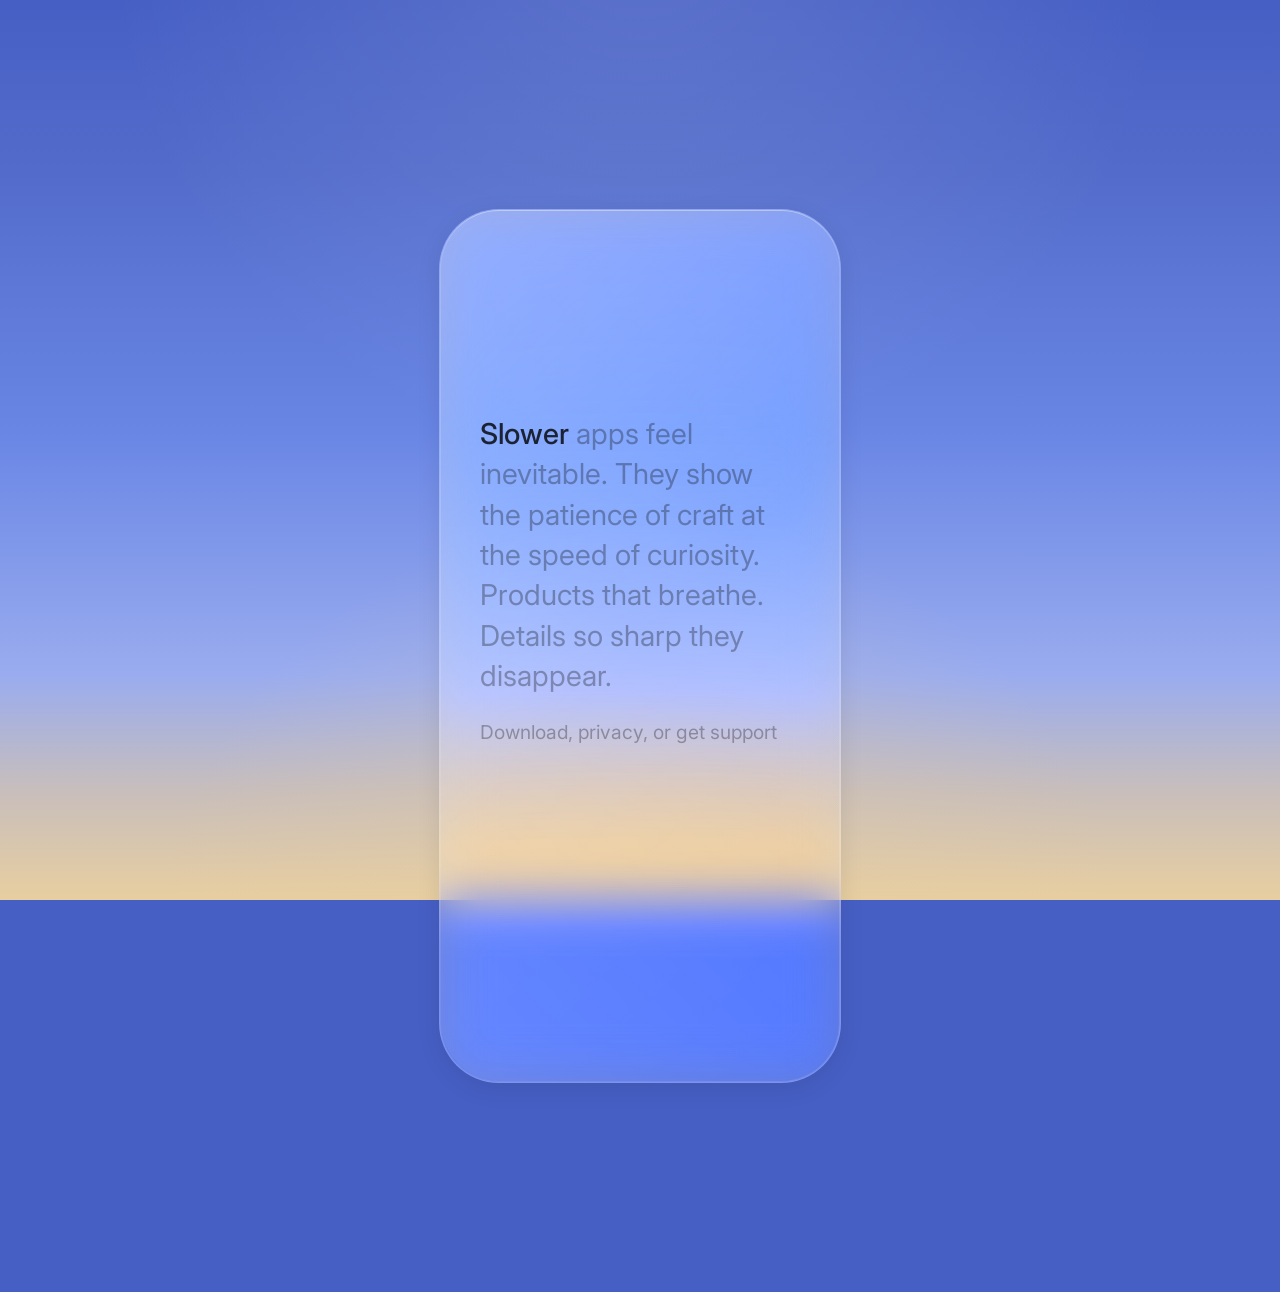
<file: index.html>
<!DOCTYPE html>
<html lang="en">
<head>
    <meta charset="UTF-8">
    <meta name="viewport" content="width=device-width, initial-scale=1.0, viewport-fit=cover">
    <meta name="color-scheme" content="light">
    <meta name="apple-mobile-web-app-status-bar-style" content="default">
    <meta name="apple-mobile-web-app-capable" content="yes">
    <!-- SSL certificate refresh trigger -->
    <title>Slower apps feel inevitable.</title>
    <link rel="stylesheet" href="styles.css">
    <link rel="preconnect" href="https://fonts.googleapis.com">
    <link rel="preconnect" href="https://fonts.gstatic.com" crossorigin>
    <link href="https://fonts.googleapis.com/css2?family=Inter:wght@300;400;500;600&amp;display=swap" rel="stylesheet">
</head>
<body>
    <div class="toolbar-underlay" aria-hidden="true"></div>
    <div class="container">
        <div class="content">
            <p>
                <span class="name">Slower</span> apps feel inevitable. They show the patience of craft at the speed of curiosity. Products that breathe. Details so sharp they disappear.
            </p>
            <p class="small">
                <a href="/yearly/ios/" class="contact-link">Download</a>, <a href="/privacy/yearly/" class="contact-link">privacy</a>, or <a href="mailto:david@slower.uk" class="contact-link">get support</a>
            </p>
        </div>
    </div>
</body>
</html>
</file>
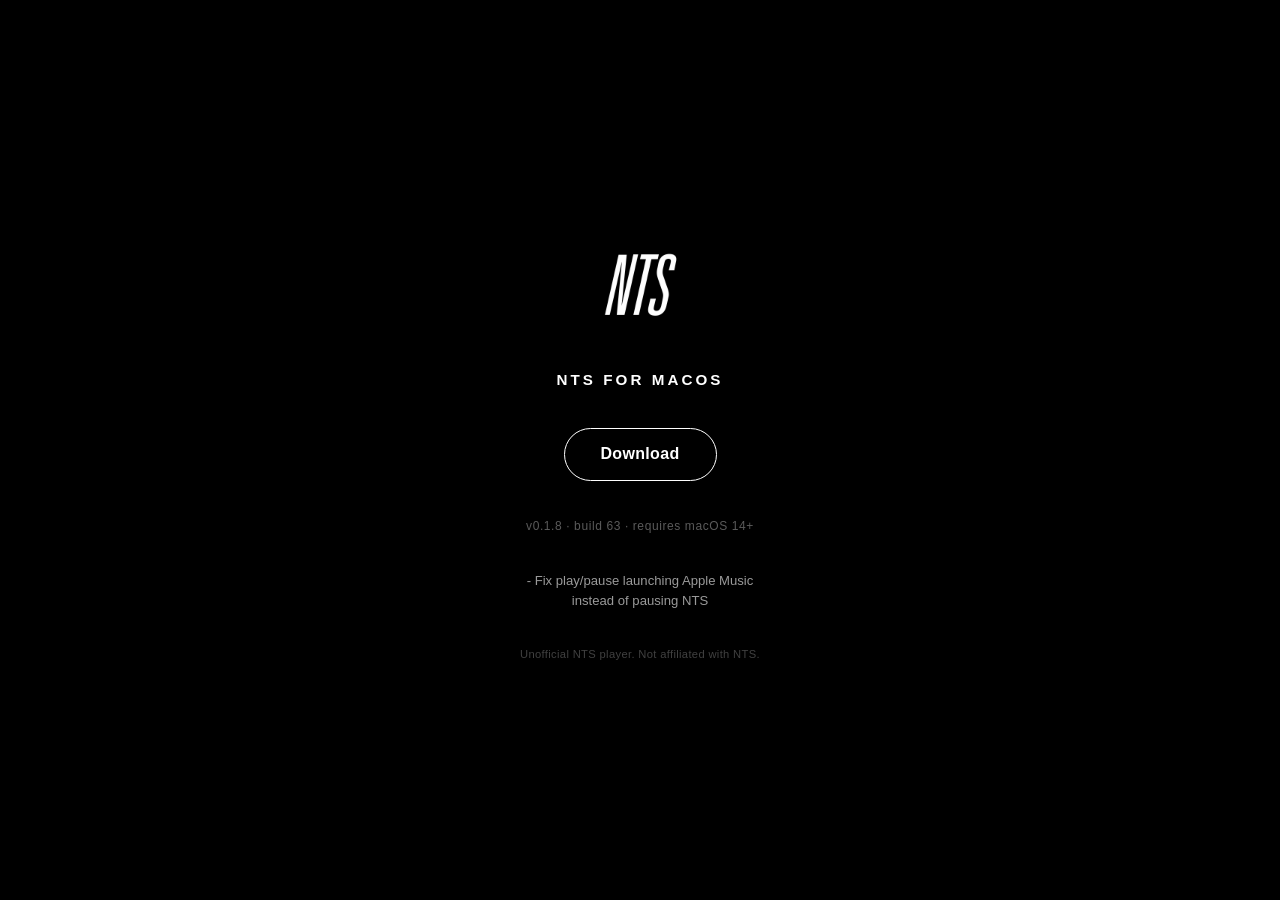
<file: nts/index.html>
<!DOCTYPE html>
<html lang="en">
<head>
  <meta charset="UTF-8">
  <meta name="viewport" content="width=device-width, initial-scale=1">
  <meta name="color-scheme" content="dark">
  <meta name="description" content="NTS — a native macOS player for NTS Live.">
  <title>NTS for macOS</title>
  <style>
    * { margin: 0; padding: 0; box-sizing: border-box; }
    html, body { height: 100%; }
    body {
      background: #000; color: #fff;
      font: 400 16px/1.5 -apple-system, BlinkMacSystemFont, "Helvetica Neue", Arial, sans-serif;
      -webkit-font-smoothing: antialiased;
      display: flex; flex-direction: column; align-items: center; justify-content: center;
      min-height: 100svh; gap: 2.25rem; padding: 2rem; text-align: center;
    }
    .logo { width: 96px; height: 96px; }
    h1 { font-size: .95rem; font-weight: 600; letter-spacing: .2em; text-transform: uppercase; }
    .download {
      display: inline-block; padding: .85rem 2.25rem; border: 1px solid #fff; border-radius: 999px;
      color: #fff; text-decoration: none; font-weight: 600; letter-spacing: .02em;
      transition: background .15s ease, color .15s ease;
    }
    .download:hover { background: #fff; color: #000; }
    .meta { color: #5a5a5a; font-size: .75rem; letter-spacing: .05em; }
    .notes { color: #9a9a9a; font-size: .82rem; max-width: 34ch; white-space: pre-line; }
    footer { color: #404040; font-size: .7rem; letter-spacing: .03em; }
  </style>
</head>
<body>
  <img class="logo" src="logo.png" alt="NTS">
  <h1>NTS for macOS</h1>
  <a class="download" href="NTS-0.1.8-build63.dmg" download>Download</a>
  <p class="meta">v0.1.8 · build 63 · requires macOS 14+</p>
  <p class="notes">- Fix play/pause launching Apple Music instead of pausing NTS</p>
  <footer>Unofficial NTS player. Not affiliated with NTS.</footer>
</body>
</html>
</file>
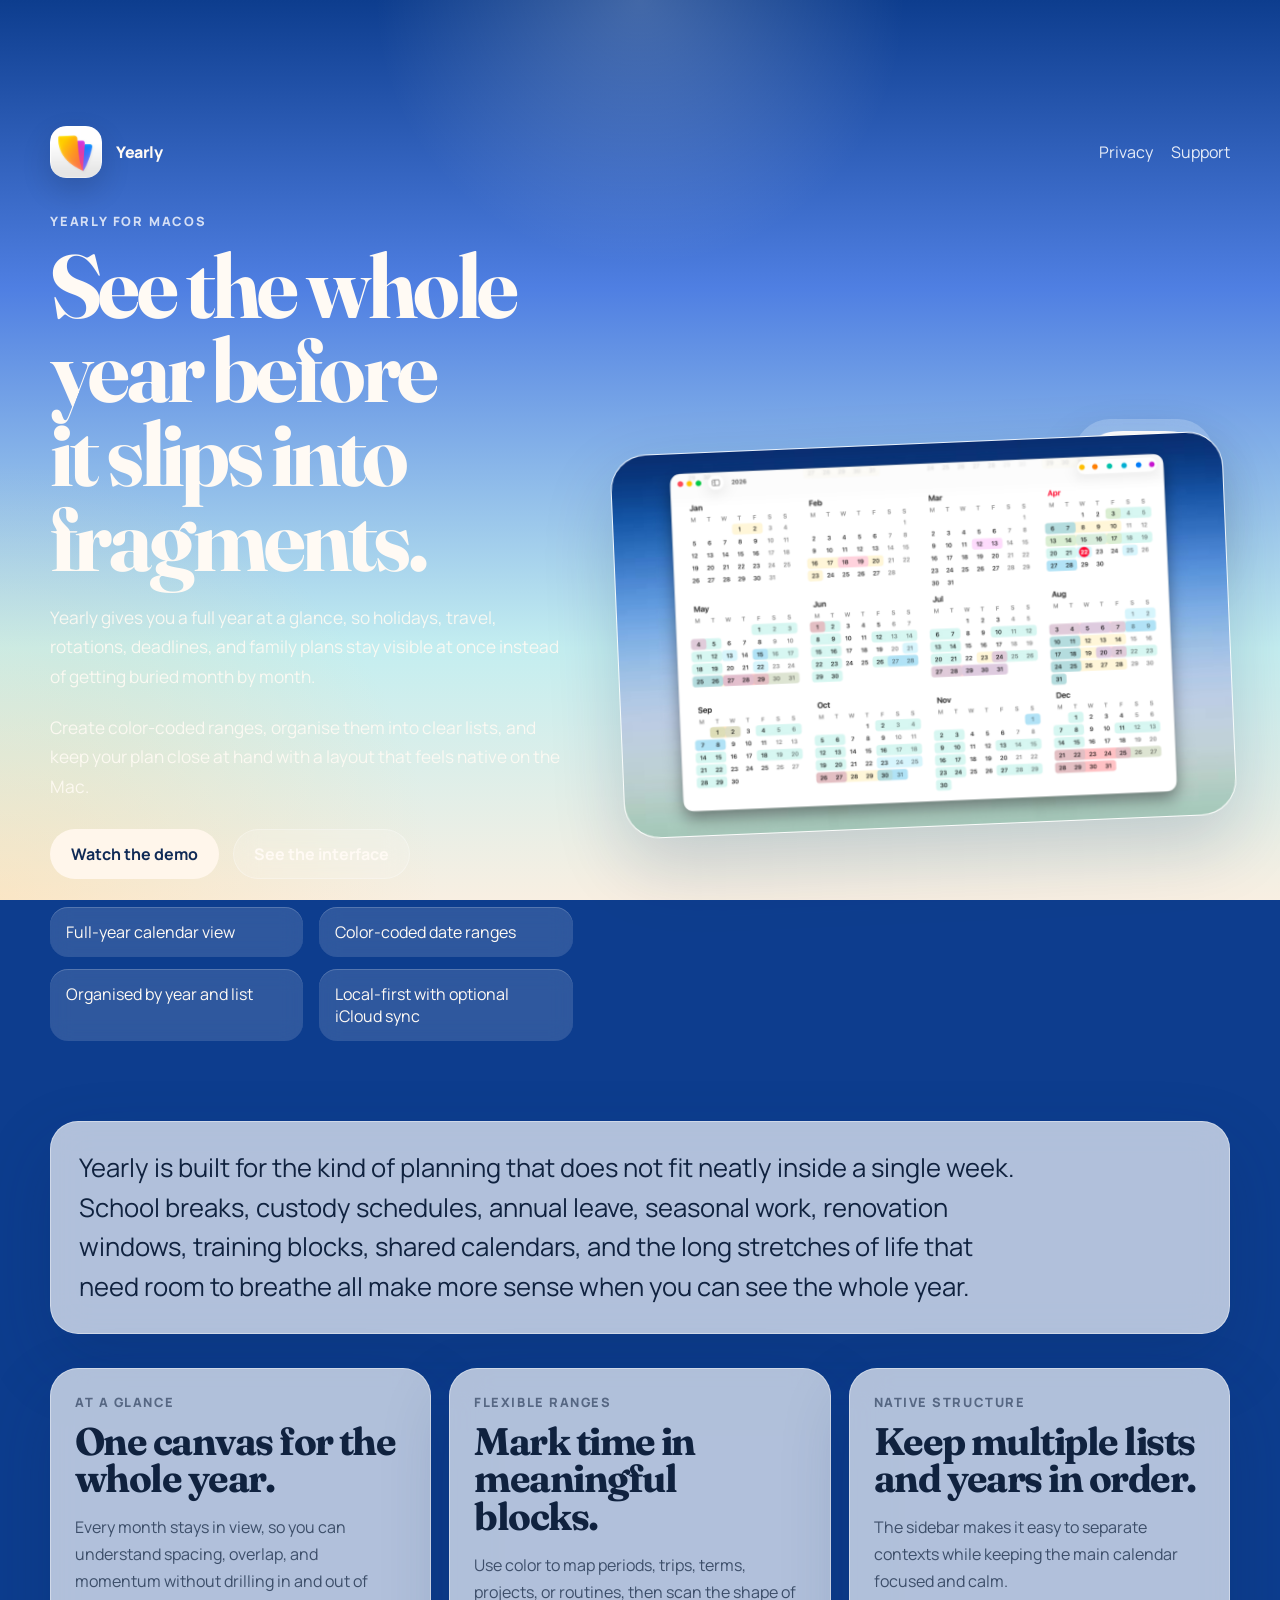
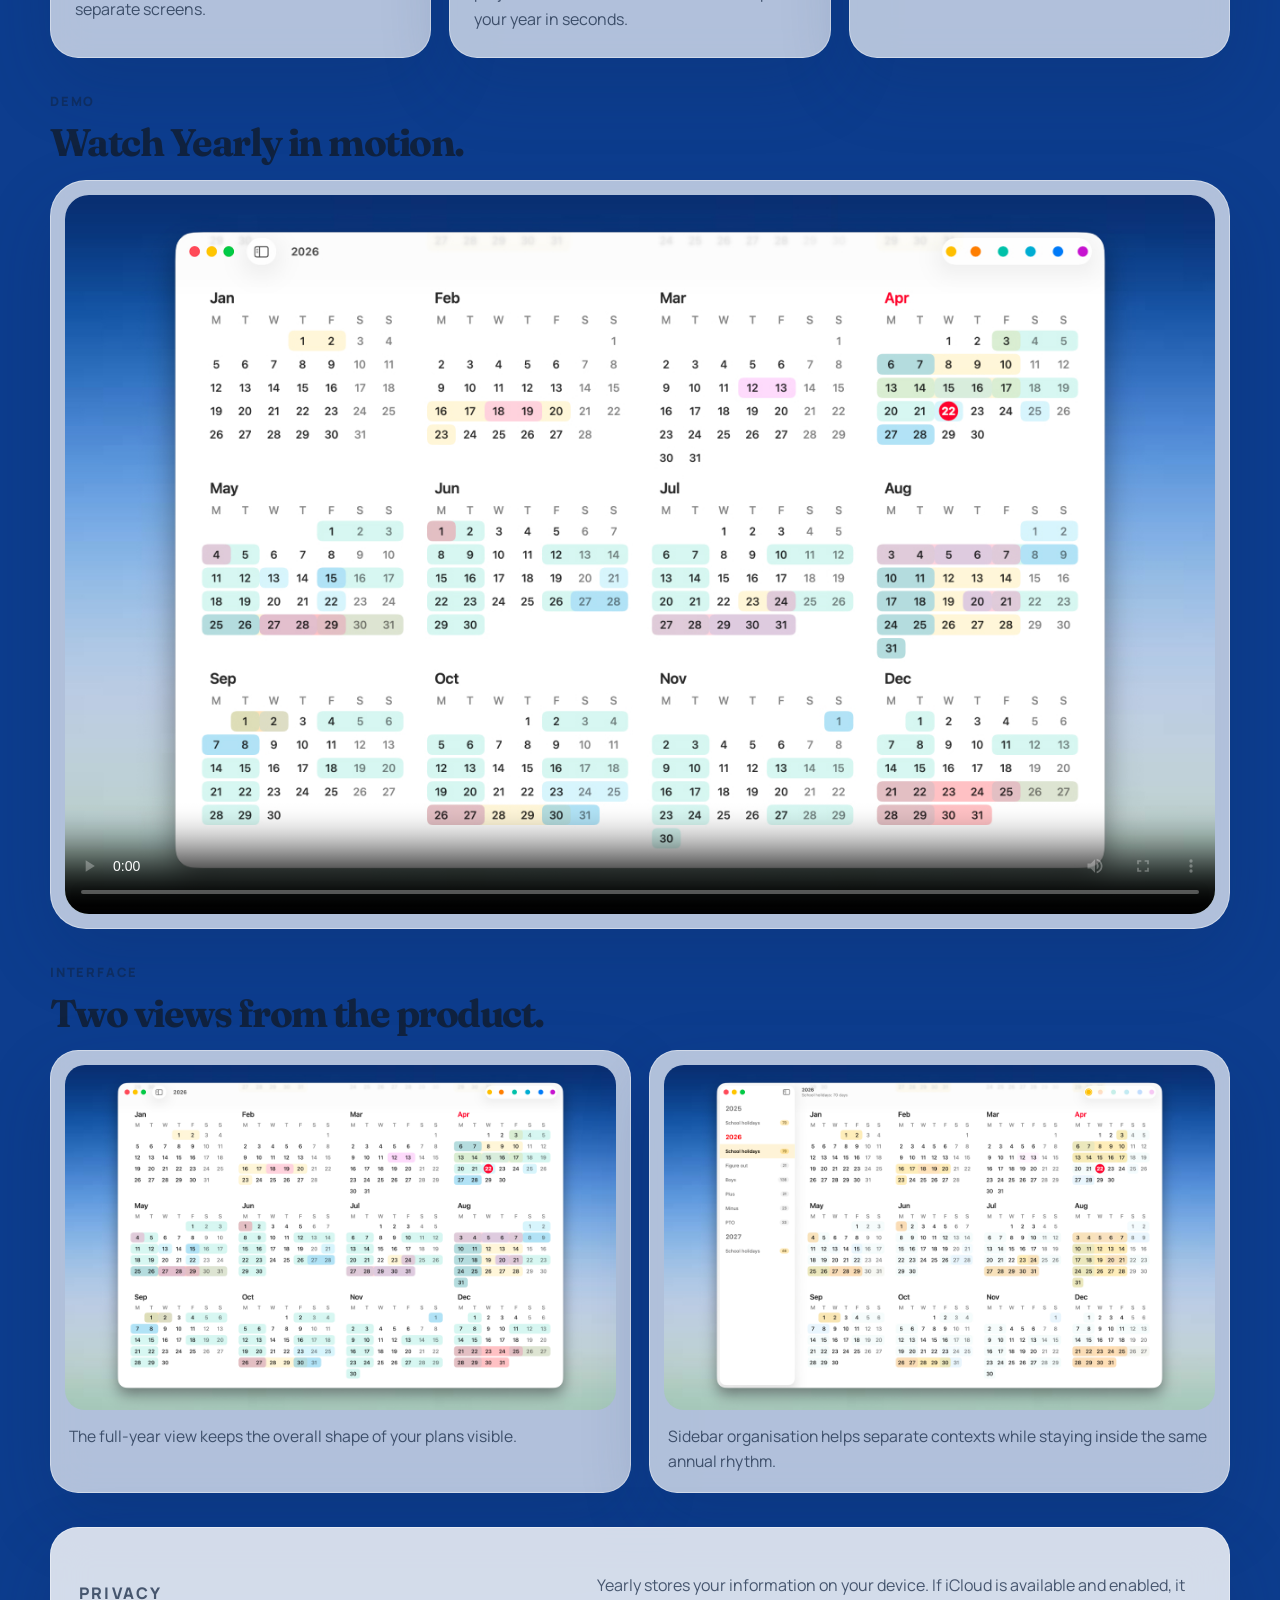
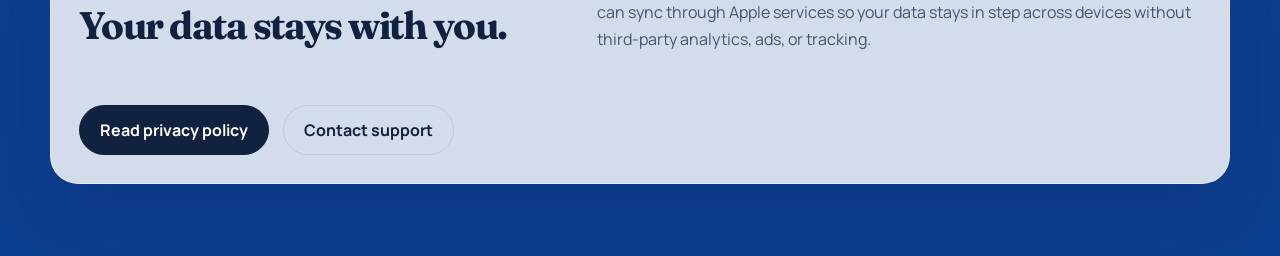
<file: yearly/index.html>
<!DOCTYPE html>
<html lang="en">
<head>
    <meta charset="UTF-8">
    <meta name="viewport" content="width=device-width, initial-scale=1.0">
    <meta name="theme-color" content="#0D3D8E">
    <meta name="theme-color" content="#0D3D8E" media="(prefers-color-scheme: light)">
    <meta name="color-scheme" content="light">
    <meta name="apple-mobile-web-app-status-bar-style" content="default">
    <meta name="apple-mobile-web-app-capable" content="yes">
    <meta name="description" content="Yearly is a macOS app for seeing your whole year at once, planning with color-coded ranges, and keeping important stretches of time visible.">
    <title>Yearly for macOS</title>
    <link rel="stylesheet" href="/yearly/styles.css">
    <link rel="preconnect" href="https://fonts.googleapis.com">
    <link rel="preconnect" href="https://fonts.gstatic.com" crossorigin>
    <link href="https://fonts.googleapis.com/css2?family=Fraunces:opsz,wght@9..144,500;9..144,600&amp;family=Manrope:wght@400;500;600;700;800&amp;display=swap" rel="stylesheet">
</head>
<body>
    <div class="yearly-page">
        <header class="hero">
            <nav class="topbar" aria-label="Primary">
                <a href="/" class="brand">
                    <img src="/assets/Yearly-macOS-Default-512x512@2x.png" alt="Yearly app icon" class="brand__icon">
                    <span>Yearly</span>
                </a>
                <div class="topbar__links">
                    <a href="/privacy/yearly/">Privacy</a>
                    <a href="mailto:yearly@slower.uk">Support</a>
                </div>
            </nav>

            <div class="hero__content">
                <div class="hero__copy">
                    <p class="eyebrow">Yearly for macOS</p>
                    <h1>See the whole year before it slips into fragments.</h1>
                    <p class="lede">Yearly gives you a full year at a glance, so holidays, travel, rotations, deadlines, and family plans stay visible at once instead of getting buried month by month.</p>
                    <p class="lede">Create color-coded ranges, organise them into clear lists, and keep your plan close at hand with a layout that feels native on the Mac.</p>

                    <div class="hero__actions">
                        <a href="#demo" class="button button--primary">Watch the demo</a>
                        <a href="#screens" class="button button--secondary">See the interface</a>
                    </div>

                    <ul class="hero__facts" aria-label="Highlights">
                        <li>Full-year calendar view</li>
                        <li>Color-coded date ranges</li>
                        <li>Organised by year and list</li>
                        <li>Local-first with optional iCloud sync</li>
                    </ul>
                </div>

                <div class="hero__visual">
                    <div class="icon-orb" aria-hidden="true">
                        <img src="/assets/Yearly-macOS-Default-512x512@2x.png" alt="" class="icon-orb__image">
                    </div>
                    <img src="/assets/1280x800.jpg" alt="Yearly showing a year-at-a-glance calendar with colored ranges across months." class="hero__shot">
                </div>
            </div>
        </header>

        <main>
            <section class="section section--statement">
                <div class="statement-card">
                    <p>Yearly is built for the kind of planning that does not fit neatly inside a single week. School breaks, custody schedules, annual leave, seasonal work, renovation windows, training blocks, shared calendars, and the long stretches of life that need room to breathe all make more sense when you can see the whole year.</p>
                </div>
            </section>

            <section class="section feature-grid" aria-label="Key features">
                <article class="feature-card">
                    <p class="feature-card__label">At a glance</p>
                    <h2>One canvas for the whole year.</h2>
                    <p>Every month stays in view, so you can understand spacing, overlap, and momentum without drilling in and out of separate screens.</p>
                </article>
                <article class="feature-card">
                    <p class="feature-card__label">Flexible ranges</p>
                    <h2>Mark time in meaningful blocks.</h2>
                    <p>Use color to map periods, trips, terms, projects, or routines, then scan the shape of your year in seconds.</p>
                </article>
                <article class="feature-card">
                    <p class="feature-card__label">Native structure</p>
                    <h2>Keep multiple lists and years in order.</h2>
                    <p>The sidebar makes it easy to separate contexts while keeping the main calendar focused and calm.</p>
                </article>
            </section>

            <section class="section demo-section" id="demo">
                <div class="section-heading">
                    <p class="eyebrow">Demo</p>
                    <h2>Watch Yearly in motion.</h2>
                </div>
                <div class="video-shell">
                    <video controls playsinline preload="metadata" poster="/assets/1280x800.jpg">
                        <source src="/assets/Yearly%20demo.mp4" type="video/mp4">
                        Your browser does not support the video tag.
                    </video>
                </div>
            </section>

            <section class="section screens-section" id="screens">
                <div class="section-heading">
                    <p class="eyebrow">Interface</p>
                    <h2>Two views from the product.</h2>
                </div>
                <div class="screens-grid">
                    <figure class="screen-card">
                        <img src="/assets/1280x800.jpg" alt="Yearly main calendar view showing months arranged across the year with color-coded periods.">
                        <figcaption>The full-year view keeps the overall shape of your plans visible.</figcaption>
                    </figure>
                    <figure class="screen-card">
                        <img src="/assets/1280x800-2.jpg" alt="Yearly calendar with a sidebar showing separate lists and yearly groupings.">
                        <figcaption>Sidebar organisation helps separate contexts while staying inside the same annual rhythm.</figcaption>
                    </figure>
                </div>
            </section>

            <section class="section section--privacy">
                <div class="privacy-card">
                    <div>
                        <p class="eyebrow">Privacy</p>
                        <h2>Your data stays with you.</h2>
                    </div>
                    <p>Yearly stores your information on your device. If iCloud is available and enabled, it can sync through Apple services so your data stays in step across devices without third-party analytics, ads, or tracking.</p>
                    <div class="privacy-card__actions">
                        <a href="/privacy/yearly/" class="button button--secondary">Read privacy policy</a>
                        <a href="mailto:yearly@slower.uk" class="button button--ghost">Contact support</a>
                    </div>
                </div>
            </section>
        </main>
    </div>
</body>
</html>
</file>
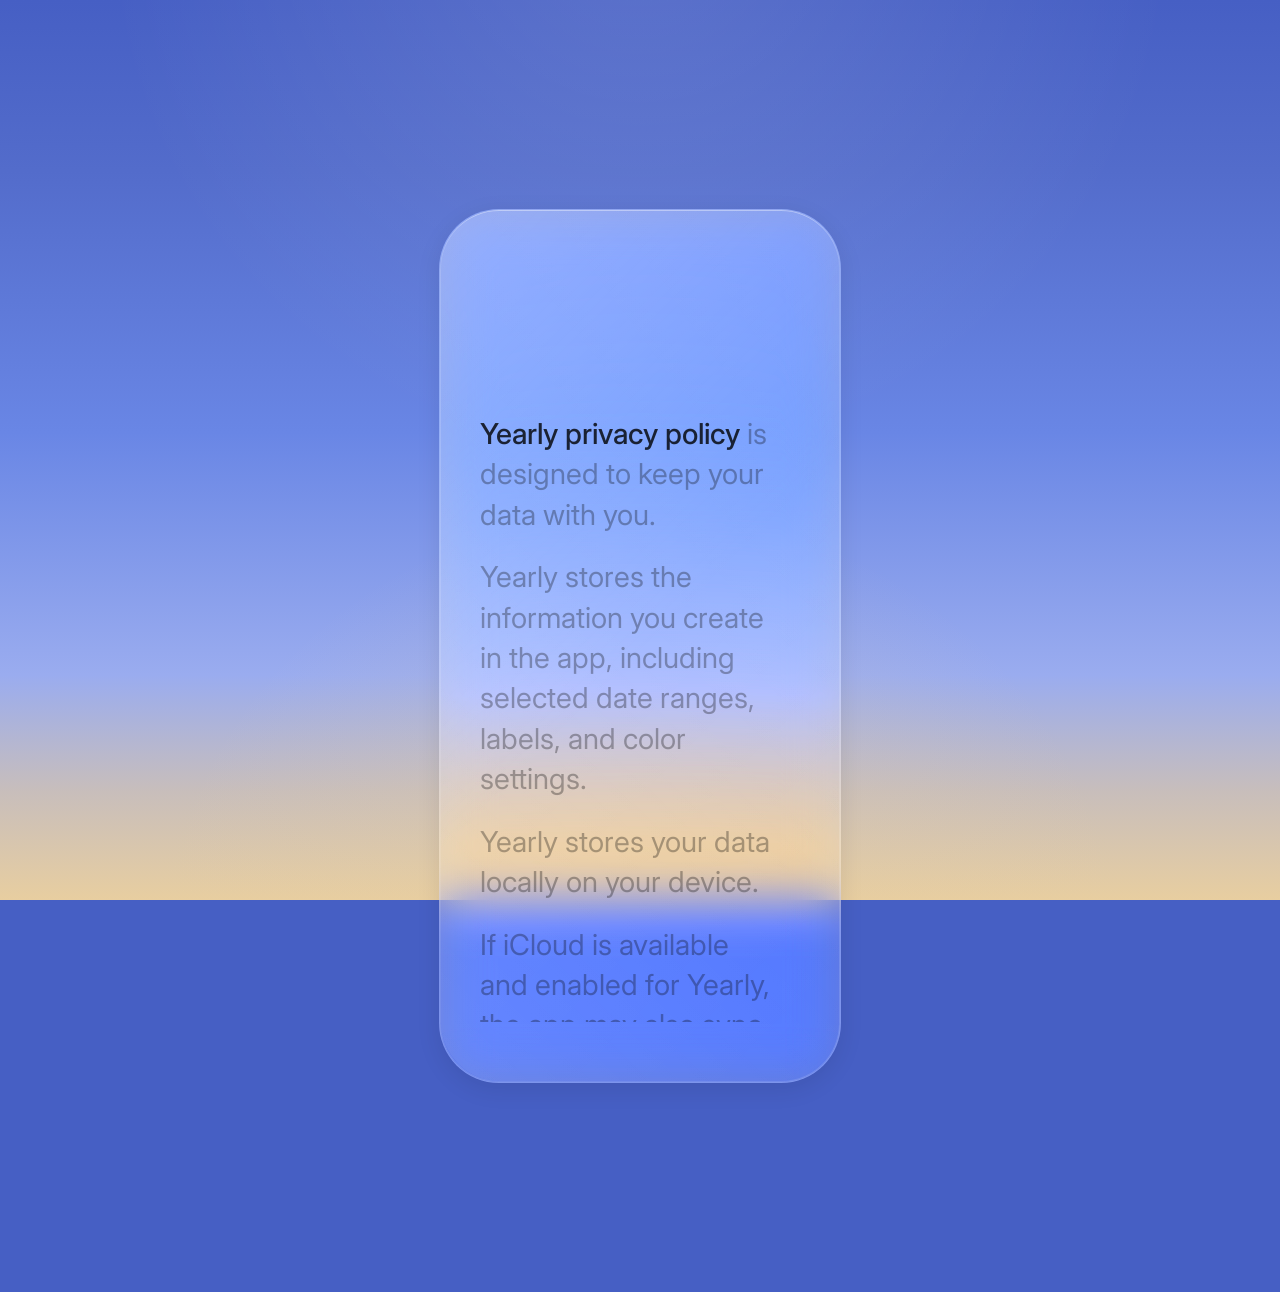
<file: privacy/yearly/index.html>
<!DOCTYPE html>
<html lang="en">
<head>
    <meta charset="UTF-8">
    <meta name="viewport" content="width=device-width, initial-scale=1.0, viewport-fit=cover">
    <meta name="color-scheme" content="light">
    <meta name="apple-mobile-web-app-status-bar-style" content="default">
    <meta name="apple-mobile-web-app-capable" content="yes">
    <title>Yearly Privacy Policy</title>
    <link rel="stylesheet" href="/styles.css">
    <link rel="preconnect" href="https://fonts.googleapis.com">
    <link rel="preconnect" href="https://fonts.gstatic.com" crossorigin>
    <link href="https://fonts.googleapis.com/css2?family=Inter:wght@300;400;500;600&amp;display=swap" rel="stylesheet">
</head>
<body class="page page--document">
    <div class="toolbar-underlay" aria-hidden="true"></div>
    <div class="container container--document">
        <div class="content content--document">
            <p><span class="name">Yearly privacy policy</span> is designed to keep your data with you.</p>

            <div class="policy-section">
                <p>Yearly stores the information you create in the app, including selected date ranges, labels, and color settings.</p>
            </div>

            <div class="policy-section">
                <p>Yearly stores your data locally on your device.</p>
                <p>If iCloud is available and enabled for Yearly, the app may also sync that data through Apple services, including CloudKit and iCloud key-value storage, so your information can stay in sync across your devices.</p>
            </div>

            <div class="policy-section">
                <p><span class="policy-title">Yearly does not use</span> third-party analytics, advertising SDKs, or cross-app tracking.</p>
                <p>Slower does not run custom backend servers for storing your app data.</p>
            </div>

            <div class="policy-section">
                <p><span class="policy-title">Apple processes data</span> when iCloud sync is enabled as part of providing its iCloud services. That processing is governed by Apple&rsquo;s own terms and privacy practices.</p>
            </div>

            <div class="policy-section">
                <p><span class="policy-title">Privacy questions</span> can be sent to <a href="mailto:yearly@slower.uk" class="contact-link">yearly@slower.uk</a></p>
            </div>

            <p class="meta">Effective 23 April 2026</p>
        </div>
    </div>
</body>
</html>
</file>
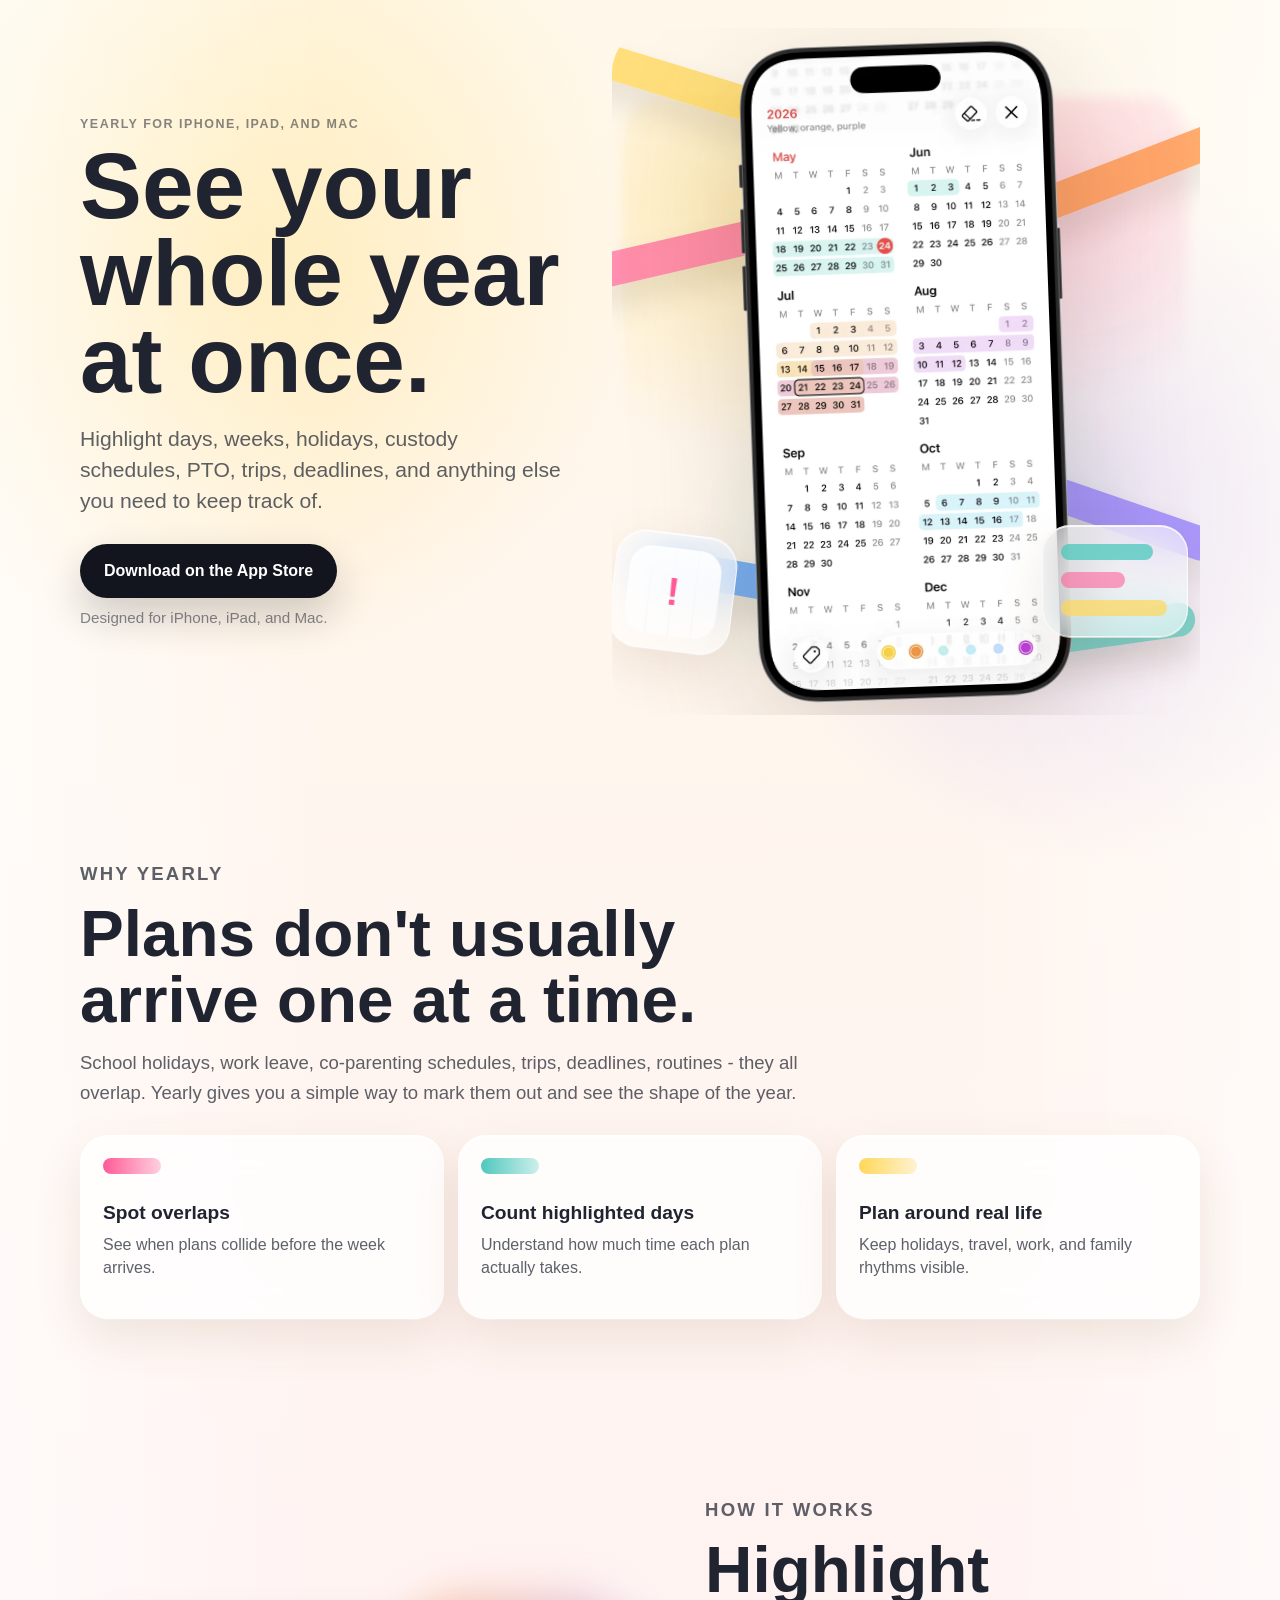
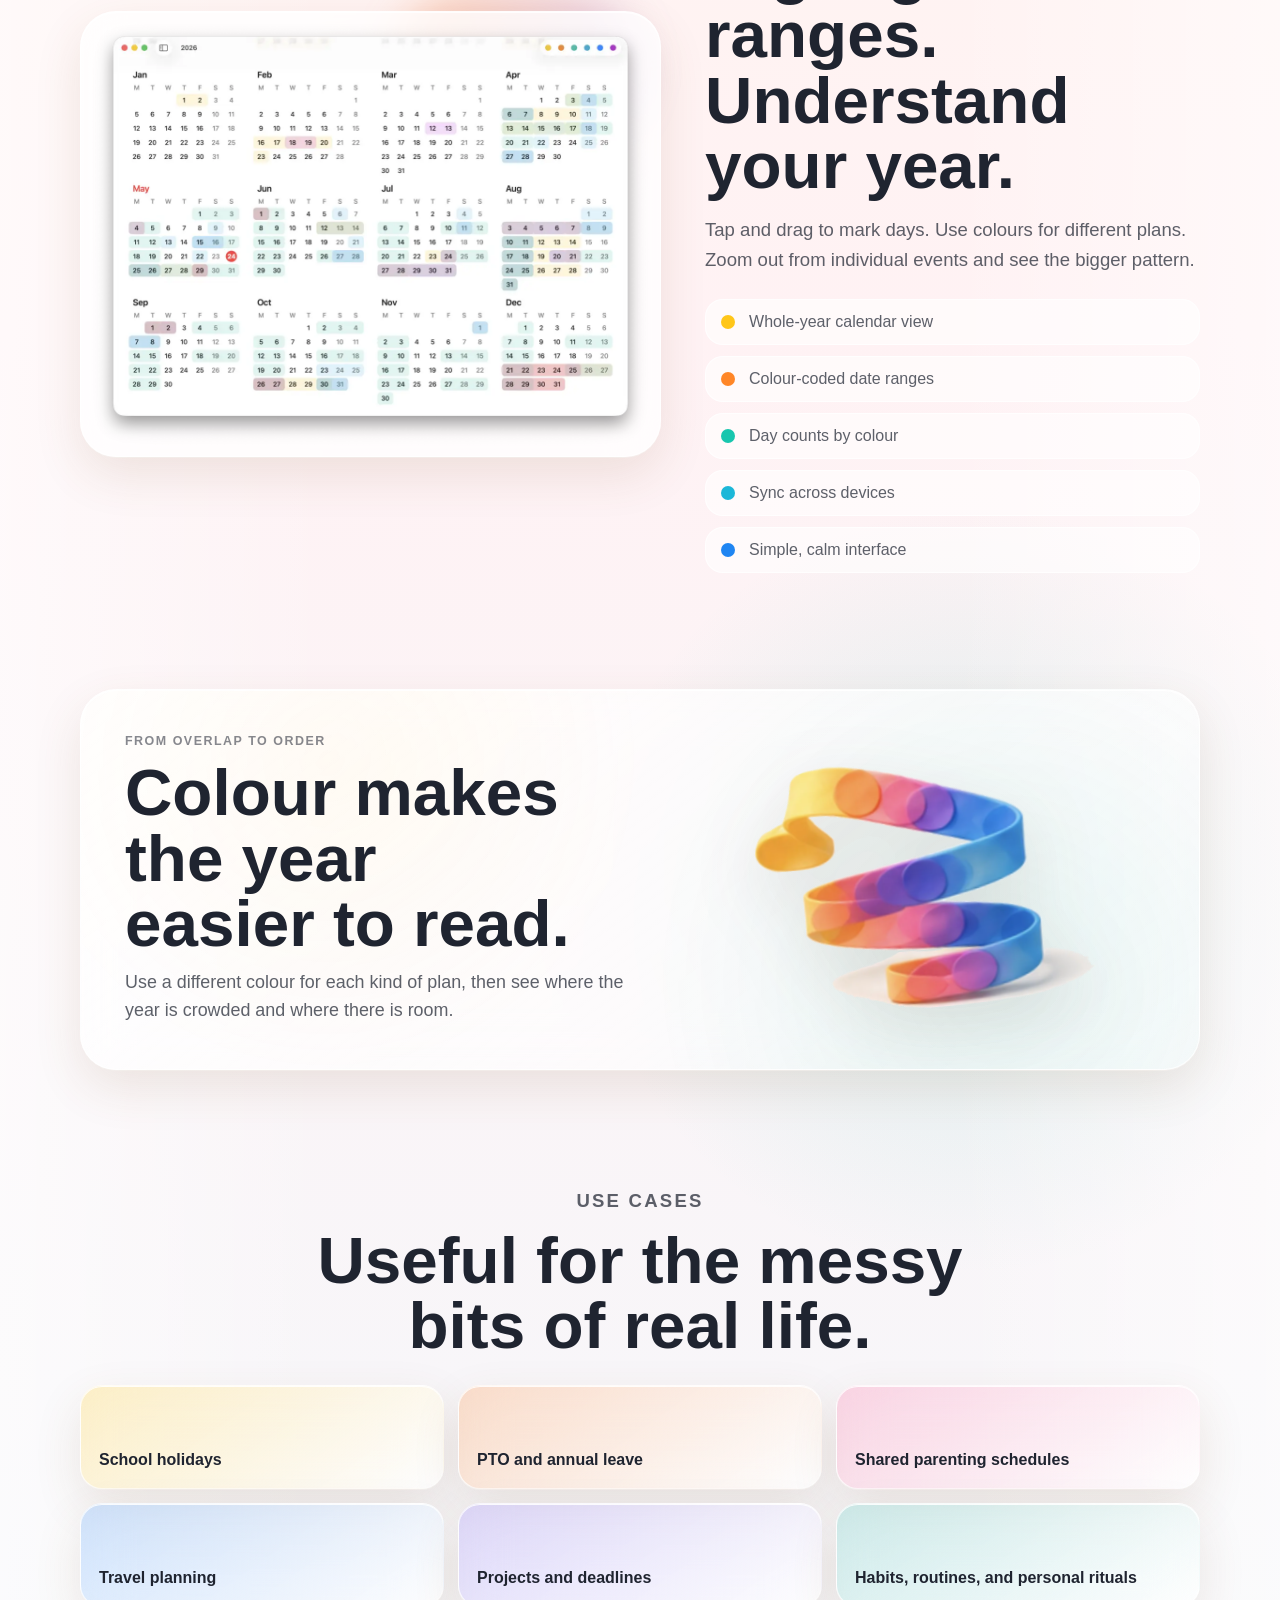
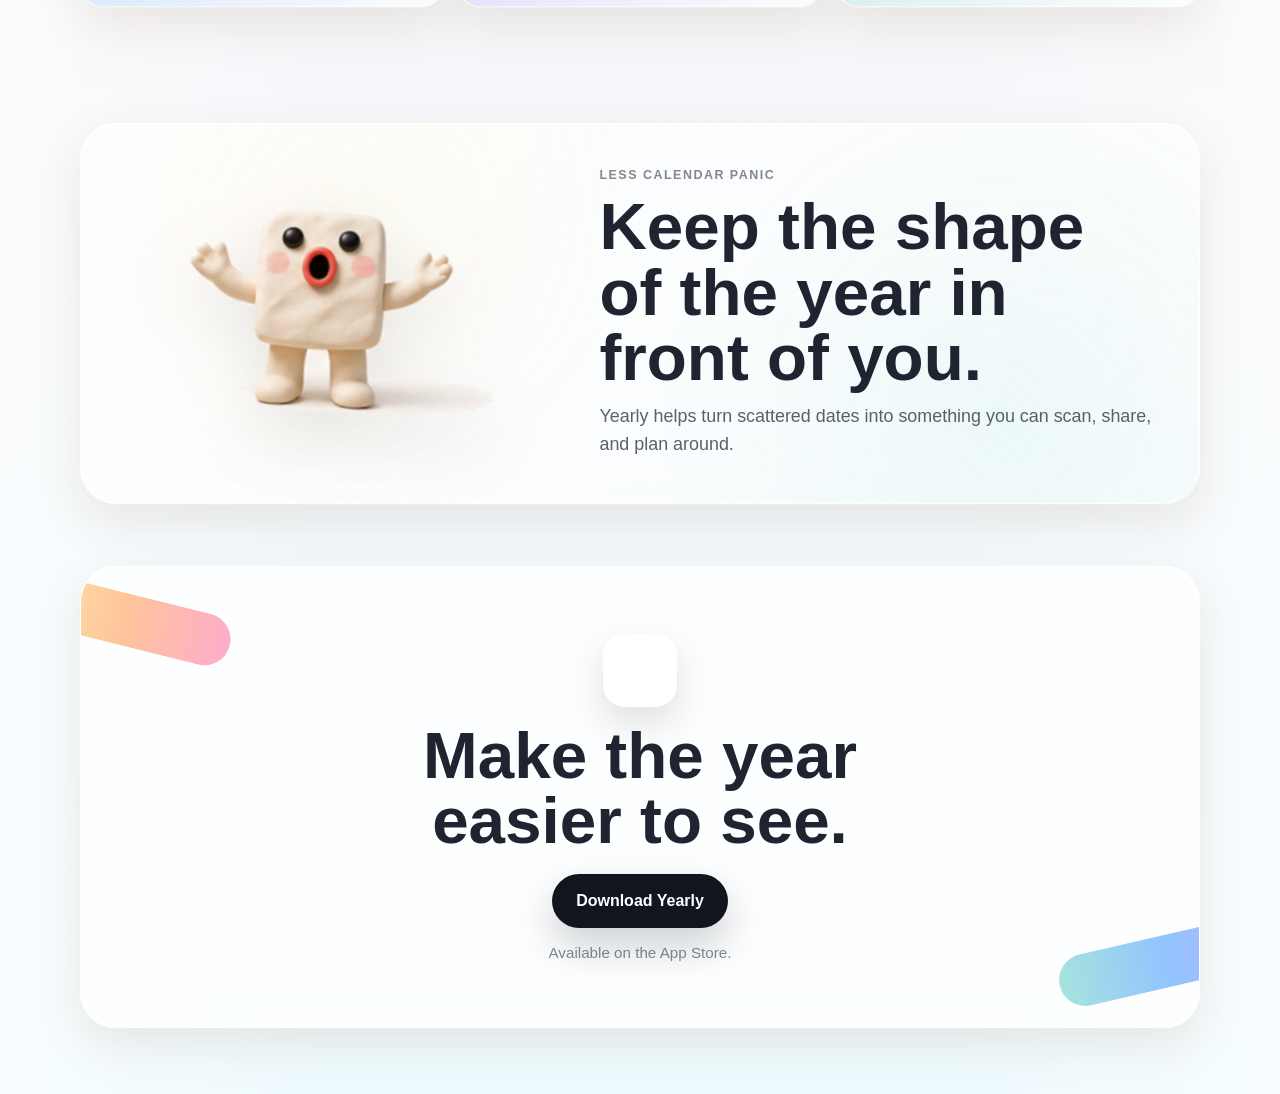
<file: yearly/ios/index.html>
<!DOCTYPE html>
<html lang="en">
<head>
    <meta charset="UTF-8">
    <meta name="viewport" content="width=device-width, initial-scale=1.0">
    <meta name="apple-itunes-app" content="app-id=6763142417">
    <meta name="theme-color" content="#FFF8EA">
    <meta name="theme-color" content="#FFF8EA" media="(prefers-color-scheme: light)">
    <meta name="color-scheme" content="light">
    <meta name="description" content="A simple visual calendar for highlighting date ranges, spotting overlaps, and planning the year ahead.">
    <meta property="og:title" content="Yearly - See your whole year at once">
    <meta property="og:description" content="A simple visual calendar for highlighting date ranges, spotting overlaps, and planning the year ahead.">
    <meta property="og:type" content="website">
    <meta property="og:image" content="/assets/macOS.jpg">
    <meta name="twitter:card" content="summary_large_image">
    <title>Yearly - See your whole year at once</title>
    <link rel="stylesheet" href="/yearly/ios/styles.css">
</head>
<body>
    <!--
        Replace points:
        - App Store URL: update the App Store CTA href values if Apple changes the public product URL.
        - Image assets: swap /assets/yearly/app-icon.png, /assets/iphone.webp, /assets/iphone.png, /assets/macOS.webp, /assets/macOS.jpg, /assets/ribbon.webp, and /assets/dude.webp when final iOS campaign assets are ready.
        - Headline copy: edit the hero h1 and supporting paragraph in the Hero section.
        - App Store campaign provider token: update APP_STORE_PROVIDER_TOKEN below if Apple changes the pt value in App Store Connect campaign links.
    -->
    <div class="page-shell">
        <header class="hero">
            <div class="hero__grid">
                <section class="hero__copy" aria-labelledby="hero-title">
                    <p class="eyebrow">Yearly for iPhone, iPad, and Mac</p>
                    <h1 id="hero-title">See your whole year at once.</h1>
                    <p class="hero__lede">Highlight days, weeks, holidays, custody schedules, PTO, trips, deadlines, and anything else you need to keep track of.</p>
                    <div class="hero__actions">
                        <a class="app-store-button" href="https://apps.apple.com/app/apple-store/id6763142417?ct=yearly_ios_landing_page&mt=8" aria-label="Download Yearly on the App Store" data-analytics="app-store-cta">
                            Download on the App Store
                        </a>
                        <p class="cta-note">Designed for iPhone, iPad, and Mac.</p>
                    </div>
                </section>

                <section class="hero__visual" aria-label="Yearly turns overlapping plans into a clear year view">
                    <div class="ribbon-field ribbon-field--messy" aria-hidden="true">
                        <span class="ribbon ribbon--yellow"></span>
                        <span class="ribbon ribbon--orange"></span>
                        <span class="ribbon ribbon--pink"></span>
                        <span class="ribbon ribbon--purple"></span>
                        <span class="ribbon ribbon--blue"></span>
                        <span class="ribbon ribbon--teal"></span>
                    </div>
                    <div class="glass-panel glass-panel--floating glass-panel--small" aria-hidden="true">
                        <span class="mini-calendar__face">!</span>
                    </div>
                    <div class="phone-mockup">
                        <picture>
                            <source srcset="/assets/iphone.webp" type="image/webp">
                            <img src="/assets/iphone.png" alt="Yearly on iPhone showing highlighted date ranges across a year calendar." class="phone-mockup__asset" fetchpriority="high" decoding="async" width="658" height="1256" onerror="this.hidden = true; this.closest('picture').nextElementSibling.hidden = false;">
                        </picture>
                        <div class="phone-mockup__fallback" hidden>
                            <div class="placeholder-calendar" aria-hidden="true">
                                <span></span><span></span><span></span><span></span>
                                <span></span><span></span><span></span><span></span>
                                <span></span><span></span><span></span><span></span>
                            </div>
                        </div>
                    </div>
                    <div class="ribbon-field ribbon-field--ordered" aria-hidden="true">
                        <span class="ordered-strip ordered-strip--teal"></span>
                        <span class="ordered-strip ordered-strip--pink"></span>
                        <span class="ordered-strip ordered-strip--yellow"></span>
                    </div>
                </section>
            </div>
        </header>

        <main>
            <section class="section problem-section" aria-labelledby="problem-title">
                <div class="section__intro">
                    <p class="eyebrow">Why Yearly</p>
                    <h2 id="problem-title">Plans don't usually arrive one at a time.</h2>
                    <p>School holidays, work leave, co-parenting schedules, trips, deadlines, routines - they all overlap. Yearly gives you a simple way to mark them out and see the shape of the year.</p>
                </div>
                <div class="card-grid card-grid--three">
                    <article class="feature-card">
                        <span class="feature-card__mark feature-card__mark--pink"></span>
                        <h3>Spot overlaps</h3>
                        <p>See when plans collide before the week arrives.</p>
                    </article>
                    <article class="feature-card">
                        <span class="feature-card__mark feature-card__mark--teal"></span>
                        <h3>Count highlighted days</h3>
                        <p>Understand how much time each plan actually takes.</p>
                    </article>
                    <article class="feature-card">
                        <span class="feature-card__mark feature-card__mark--yellow"></span>
                        <h3>Plan around real life</h3>
                        <p>Keep holidays, travel, work, and family rhythms visible.</p>
                    </article>
                </div>
            </section>

            <section class="section product-section" aria-labelledby="product-title">
                <div class="product-visual">
                    <div class="desktop-glass">
                        <picture>
                            <source srcset="/assets/macOS.webp" type="image/webp">
                            <img src="/assets/macOS.jpg" alt="Yearly whole-year calendar view with highlighted date ranges." loading="lazy" decoding="async" width="1200" height="912" onerror="this.hidden = true; this.closest('picture').nextElementSibling.hidden = false;">
                        </picture>
                        <div class="screenshot-placeholder screenshot-placeholder--wide" hidden>
                            <div class="placeholder-calendar" aria-hidden="true">
                                <span></span><span></span><span></span><span></span>
                                <span></span><span></span><span></span><span></span>
                                <span></span><span></span><span></span><span></span>
                            </div>
                        </div>
                    </div>
                </div>
                <div class="product-copy">
                    <p class="eyebrow">How it works</p>
                    <h2 id="product-title">Highlight ranges. Understand your year.</h2>
                    <p>Tap and drag to mark days. Use colours for different plans. Zoom out from individual events and see the bigger pattern.</p>
                    <ul class="feature-list">
                        <li>Whole-year calendar view</li>
                        <li>Colour-coded date ranges</li>
                        <li>Day counts by colour</li>
                        <li>Sync across devices</li>
                        <li>Simple, calm interface</li>
                    </ul>
                </div>
            </section>

            <section class="story-break story-break--ribbon" aria-label="Overlapping plans become easier to see">
                <div class="story-break__copy">
                    <p class="eyebrow">From overlap to order</p>
                    <h2>Colour makes the year easier to read.</h2>
                    <p>Use a different colour for each kind of plan, then see where the year is crowded and where there is room.</p>
                </div>
                <img src="/assets/ribbon.webp" alt="" class="story-break__asset story-break__asset--ribbon" loading="lazy" decoding="async" width="900" height="654">
            </section>

            <section class="section use-cases" aria-labelledby="use-cases-title">
                <div class="section__intro section__intro--center">
                    <p class="eyebrow">Use cases</p>
                    <h2 id="use-cases-title">Useful for the messy bits of real life.</h2>
                </div>
                <div class="use-case-grid">
                    <article class="use-case-card">School holidays</article>
                    <article class="use-case-card">PTO and annual leave</article>
                    <article class="use-case-card">Shared parenting schedules</article>
                    <article class="use-case-card">Travel planning</article>
                    <article class="use-case-card">Projects and deadlines</article>
                    <article class="use-case-card">Habits, routines, and personal rituals</article>
                </div>
            </section>

            <section class="story-break story-break--dude" aria-label="A calmer way to plan the year">
                <img src="/assets/dude.webp" alt="" class="story-break__asset story-break__asset--dude" loading="lazy" decoding="async" width="900" height="621">
                <div class="story-break__copy">
                    <p class="eyebrow">Less calendar panic</p>
                    <h2>Keep the shape of the year in front of you.</h2>
                    <p>Yearly helps turn scattered dates into something you can scan, share, and plan around.</p>
                </div>
            </section>

            <section class="final-cta" aria-labelledby="final-cta-title">
                <div class="final-cta__content">
                    <img src="/assets/yearly/app-icon.png" alt="" class="final-cta__icon" loading="lazy" decoding="async" onerror="this.hidden = true;">
                    <h2 id="final-cta-title">Make the year easier to see.</h2>
                    <a class="app-store-button" href="https://apps.apple.com/app/apple-store/id6763142417?ct=yearly_ios_landing_page&mt=8" aria-label="Download Yearly from the App Store" data-analytics="app-store-cta">Download Yearly</a>
                    <p>Available on the App Store.</p>
                </div>
            </section>
        </main>
    </div>
    <script>
        (() => {
            const APP_STORE_PROVIDER_TOKEN = "128120677";
            const APP_STORE_URL = "https://apps.apple.com/app/apple-store/id6763142417";
            const DEFAULT_CAMPAIGN = "yearly_ios_landing_page";
            const CAMPAIGNS_BY_UTM_SOURCE = {
                tiktok: "yearly_ios_tiktok",
                instagram: "yearly_ios_instagram"
            };

            const params = new URLSearchParams(window.location.search);
            const utmSource = (params.get("utm_source") || "").trim().toLowerCase();
            const campaignToken = CAMPAIGNS_BY_UTM_SOURCE[utmSource] || DEFAULT_CAMPAIGN;
            const appStoreParams = new URLSearchParams({
                ct: campaignToken,
                mt: "8"
            });

            if (APP_STORE_PROVIDER_TOKEN) {
                appStoreParams.set("pt", APP_STORE_PROVIDER_TOKEN);
            }

            const appStoreUrl = `${APP_STORE_URL}?${appStoreParams.toString()}`;
            document.querySelectorAll('[data-analytics="app-store-cta"]').forEach((link) => {
                link.href = appStoreUrl;
            });

            const smartBanner = document.querySelector('meta[name="apple-itunes-app"]');
            if (smartBanner) {
                const affiliateData = new URLSearchParams(appStoreParams).toString();
                smartBanner.content = `app-id=6763142417, affiliate-data=${affiliateData}`;
            }
        })();
    </script>
</body>
</html>
</file>
<file: styles.css>
/* Reset and base styles */
* {
    margin: 0;
    padding: 0;
    box-sizing: border-box;
}

/* Arc Browser integration - use custom properties when available */
:root {
    /* Fallback to our gradient colors if Arc properties aren't available */
    --arc-palette-background: #465FC4;
    --arc-palette-foregroundPrimary: #1a1a1a;
    --gradient-top: var(--arc-palette-background, #465FC4);
    --gradient-top-support: #536CCB;
    --gradient-mid: #6986E5;
    --gradient-low: #9AACEF;
    --gradient-bottom: #E8CEA0;
    --ambient-glow-top: rgba(255, 255, 255, 0.12);
    --ambient-glow-bottom: rgba(232, 206, 160, 0.36);
    --toolbar-underlay-height: clamp(136px, 18svh, 188px);
    --page-gradient:
        radial-gradient(circle at 50% -8%, var(--ambient-glow-top) 0%, transparent 46%),
        radial-gradient(circle at 50% 112%, var(--ambient-glow-bottom) 0%, transparent 42%),
        linear-gradient(180deg,
            var(--gradient-top) 0%,
            var(--gradient-top-support) 19%,
            var(--gradient-mid) 48%,
            var(--gradient-low) 75%,
            #C8BEBB 88%,
            var(--gradient-bottom) 100%);
    --frame-toolbar-clearance: clamp(156px, 21svh, 252px);
    --frame-bottom-clearance: var(--frame-toolbar-clearance);
    --frame-content-offset: clamp(144px, 24%, 252px);
}

html {
    min-height: 100%;
    overflow: hidden;
    overscroll-behavior: none;
    background-color: var(--gradient-top);
    background-image: var(--page-gradient);
    background-repeat: no-repeat;
    background-size: 100% 100%;
    background-attachment: fixed;
}

body {
    font-family: 'Inter', -apple-system, BlinkMacSystemFont, 'Segoe UI', Roboto, sans-serif;
    line-height: 1.6;
    color: var(--arc-palette-foregroundPrimary, #1a1a1a);
    font-size: 16px;
    font-weight: 400;
    min-height: 100vh;
    min-height: 100svh;
    display: flex;
    align-items: center;
    justify-content: center;
    padding:
        calc(20px + var(--frame-toolbar-clearance))
        20px
        calc(20px + var(--frame-bottom-clearance));
    position: relative;
    overflow: hidden;
    overscroll-behavior: none;
    background: transparent;
}

body::after {
    content: '';
    position: fixed;
    top: 0;
    right: 0;
    left: 0;
    height: max(140px, env(safe-area-inset-top, 0px));
    background: var(--gradient-top);
    z-index: -2;
    pointer-events: none;
}

body::before {
    content: '';
    position: fixed;
    inset: 0;
    background-color: var(--gradient-top);
    background-image: var(--page-gradient);
    background-repeat: no-repeat;
    background-size: 100% 100%;
    background-position: top center;
    z-index: -1;
    pointer-events: none;
}

.page {
    align-items: center;
}

.page--document {
    min-height: 100vh;
    min-height: 100svh;
    align-items: center;
    overflow: hidden;
}

.toolbar-underlay {
    display: none;
}

.container {
    background: rgba(255, 255, 255, 0.12);
    backdrop-filter: blur(25px) saturate(180%);
    -webkit-backdrop-filter: blur(25px) saturate(180%);
    padding: 60px 40px;
    border-radius: 60px;
    border: 1px solid rgba(255, 255, 255, 0.25);
    box-shadow:
        0 6px 24px rgba(0, 0, 0, 0.09),
        0 0 0 1px rgba(255, 255, 255, 0.15) inset,
        0 1px 0 rgba(255, 255, 255, 0.3) inset;
    width: 402px;
    height: 874px;
    position: relative;
    z-index: 1;
    transform: translateZ(0);
    will-change: transform;
    transition: all 0.3s cubic-bezier(0.4, 0, 0.2, 1);
    display: flex;
    align-items: stretch;
    justify-content: flex-start;
}

.container:hover {
    transform: translateZ(0) translateY(-2px);
    box-shadow:
        0 10px 34px rgba(0, 0, 0, 0.12),
        0 0 0 1px rgba(255, 255, 255, 0.2) inset,
        0 1px 0 rgba(255, 255, 255, 0.4) inset;
}

.container--document {
    width: 402px;
    height: 874px;
    min-height: 0;
    padding: 60px 22px 60px 40px;
    border-radius: 60px;
    align-items: stretch;
    justify-content: flex-start;
    overflow: hidden;
}

.container--document::before {
    border-radius: 60px;
}

.container--document::after {
    border-radius: 59px;
}

/* Enhanced glass effect with pseudo-elements for depth */
.container::before {
    content: '';
    position: absolute;
    top: 0;
    left: 0;
    right: 0;
    bottom: 0;
    border-radius: 60px;
    background: linear-gradient(135deg,
        rgba(255, 255, 255, 0.32) 0%,
        rgba(255, 255, 255, 0.08) 50%,
        rgba(255, 255, 255, 0.04) 100%);
    pointer-events: none;
    z-index: 1;
}

.container::after {
    content: '';
    position: absolute;
    top: 1px;
    left: 1px;
    right: 1px;
    bottom: 1px;
    border-radius: 59px;
    background: linear-gradient(45deg,
        rgba(255, 255, 255, 0.1) 0%,
        transparent 50%,
        rgba(255, 255, 255, 0.05) 100%);
    pointer-events: none;
    z-index: 2;
}

/* Content styling */
.content {
    position: relative;
    z-index: 3;
    width: 100%;
    font-size: 1.8rem;
    line-height: 1.4;
    color: rgba(0, 0, 0, 0.3);
    font-weight: 400;
    text-align: left;
    padding-top: var(--frame-content-offset);
}
.content p {
    margin-bottom: 1.4rem;
}

.content h1,
.content h2 {
    font-weight: 500;
    color: rgba(0, 0, 0, 0.8);
}

.content h1 {
    font-size: 2.2rem;
    line-height: 1.1;
    margin-bottom: 1rem;
}

.content--document {
    width: 100%;
    max-width: none;
    height: 100%;
    font-size: 1.8rem;
    line-height: 1.4;
    color: rgba(0, 0, 0, 0.3);
    font-weight: 400;
    overflow-y: auto;
    overflow-x: hidden;
    padding-top: var(--frame-content-offset);
    padding-right: 28px;
    scrollbar-gutter: stable;
}

.content--document p {
    margin-bottom: 1.4rem;
}

.content--document::after {
    content: '';
    display: block;
    height: 100%;
}

.policy-section {
    margin-top: 1.4rem;
}

.policy-title {
    color: rgba(0, 0, 0, 0.8);
    font-weight: 500;
}

.eyebrow,
.meta {
    font-size: 0.88rem;
    letter-spacing: 0.04em;
}

.eyebrow {
    text-transform: uppercase;
    color: rgba(0, 0, 0, 0.45);
}

.meta {
    margin-top: 1.8rem;
    margin-bottom: 0;
    color: rgba(0, 0, 0, 0.42);
}

.small {
    font-size: 1.2rem;
}

.name {
    color: rgba(0, 0, 0, 0.8);
    font-weight: 500;
}

.contact-link {
    color: rgba(0, 0, 0, 0.3);
    text-decoration: none;
    transition: color 0.2s ease;
}
.contact-link:hover {
    color: rgba(0, 0, 0, 0.8);
    font-weight: 500;
}


/* Responsive design */
@media (max-width: 768px) {
    :root {
        --gradient-top: #4B5EBD;
        --ambient-glow-top: rgba(255, 255, 255, 0);
        --frame-content-offset: clamp(82px, 18%, 132px);
    }

    html {
        background-color: var(--gradient-top);
        background-size: 100% 100dvh;
        background-attachment: scroll;
    }

    body {
        min-height: 100dvh;
        padding:
            max(14px, calc(env(safe-area-inset-top, 0px) + 8px))
            max(14px, env(safe-area-inset-right, 0px))
            max(14px, calc(env(safe-area-inset-bottom, 0px) + 8px))
            max(14px, env(safe-area-inset-left, 0px));
    }

    .page--document {
        padding: 20px;
    }

    body::after {
        height: max(108px, calc(env(safe-area-inset-top, 0px) + 76px));
        background: linear-gradient(
            180deg,
            var(--gradient-top) 0%,
            rgba(83, 108, 203, 0.96) 60%,
            rgba(83, 108, 203, 0) 100%
        );
    }

    body::before {
        background-color: var(--gradient-top);
        background-size: 100% 100dvh;
    }

    .toolbar-underlay {
        display: block;
        position: fixed;
        right: 0;
        bottom: 0;
        left: 0;
        height: max(var(--toolbar-underlay-height), calc(env(safe-area-inset-bottom, 0px) + 112px));
        background: linear-gradient(
            180deg,
            rgba(232, 206, 160, 0) 0%,
            rgba(232, 206, 160, 0.72) 32%,
            var(--gradient-bottom) 70%,
            var(--gradient-bottom) 100%
        );
        z-index: 0;
        pointer-events: none;
    }

    .container {
        background: rgba(255, 255, 255, 0.09);
        backdrop-filter: blur(20px) saturate(150%);
        -webkit-backdrop-filter: blur(20px) saturate(150%);
        width: min(336px, calc(100vw - 28px), 42svh);
        height: auto;
        aspect-ratio: 402 / 874;
        padding: clamp(40px, 7svh, 50px) clamp(28px, 8vw, 35px);
        border-radius: 50px;
        box-shadow:
            0 4px 18px rgba(0, 0, 0, 0.075),
            0 0 0 1px rgba(255, 255, 255, 0.14) inset,
            0 1px 0 rgba(255, 255, 255, 0.26) inset;
        transition: none;
    }

    .container:hover {
        transform: translateZ(0);
        box-shadow:
            0 4px 18px rgba(0, 0, 0, 0.075),
            0 0 0 1px rgba(255, 255, 255, 0.14) inset,
            0 1px 0 rgba(255, 255, 255, 0.26) inset;
    }

    .container::before {
        border-radius: 50px;
        background: linear-gradient(135deg,
            rgba(255, 255, 255, 0.22) 0%,
            rgba(255, 255, 255, 0.055) 48%,
            rgba(255, 255, 255, 0.025) 100%);
    }

    .container::after {
        border-radius: 49px;
        background: linear-gradient(45deg,
            rgba(255, 255, 255, 0.055) 0%,
            transparent 52%,
            rgba(255, 255, 255, 0.025) 100%);
    }

    .content {
        font-size: 1.5rem;
    }

    .container--document {
        width: min(350px, calc(100vw - 40px));
        height: min(760px, calc((100vh - 40px) * 0.9));
        max-height: calc((min(350px, calc(100vw - 40px))) * 2.17);
        padding: 50px 18px 50px 35px;
        border-radius: 50px;
    }

    .container--document::before {
        border-radius: 50px;
    }

    .container--document::after {
        border-radius: 49px;
    }

    .content--document {
        font-size: 1.5rem;
        padding-top: clamp(72px, 14%, 128px);
        padding-right: 25px;
    }
}

@media (max-width: 480px) {
    body {
        padding:
            max(12px, calc(env(safe-area-inset-top, 0px) + 6px))
            max(12px, env(safe-area-inset-right, 0px))
            max(12px, calc(env(safe-area-inset-bottom, 0px) + 6px))
            max(12px, env(safe-area-inset-left, 0px));
    }

    .page--document {
        padding: 15px;
    }

    .container {
        width: min(312px, calc(100vw - 24px), 42svh);
        height: auto;
        aspect-ratio: 402 / 874;
        padding: clamp(36px, 7svh, 40px) clamp(24px, 8vw, 30px);
        border-radius: 45px;
    }

    .container::before {
        border-radius: 45px;
    }

    .container::after {
        border-radius: 44px;
    }

    .content {
        font-size: 1.3rem;
    }

    .container--document {
        width: min(300px, calc(100vw - 30px));
        height: min(650px, calc((100vh - 30px) * 0.9));
        max-height: calc((min(300px, calc(100vw - 30px))) * 2.17);
        padding: 40px 16px 40px 30px;
        border-radius: 45px;
    }

    .container--document::before {
        border-radius: 45px;
    }

    .container--document::after {
        border-radius: 44px;
    }

    .content--document {
        font-size: 1.3rem;
        padding-top: clamp(56px, 12%, 104px);
        padding-right: 22px;
    }
}

/* Print styles */
@media print {
    body {
        background-color: white;
    }

    body::before {
        display: none;
    }

    .container {
        max-width: none;
        width: auto;
        height: auto;
        padding: 0;
        box-shadow: none;
        background-color: white;
    }

    .container--document,
    .content--document {
        overflow: visible;
    }

    .content--document::after {
        display: none;
    }
}
</file>
<file: yearly/styles.css>
:root {
    color-scheme: light;
    --bg-deep: #0d3d8e;
    --bg-mid: #4f7fe2;
    --bg-soft: #c4eef0;
    --bg-warm: #f8efe2;
    --ink: #10223f;
    --ink-muted: rgba(16, 34, 63, 0.72);
    --line: rgba(16, 34, 63, 0.1);
    --glass: rgba(255, 255, 255, 0.68);
    --glass-strong: rgba(255, 255, 255, 0.82);
    --shadow: 0 28px 70px rgba(12, 37, 88, 0.18);
    --radius-xl: 36px;
    --radius-lg: 28px;
    --radius-md: 22px;
    --page-width: min(1180px, calc(100vw - 40px));
    --frame-toolbar-clearance: clamp(72px, 10svh, 112px);
}

* {
    box-sizing: border-box;
}

html {
    min-height: 100%;
    scroll-behavior: smooth;
    overflow-x: hidden;
    background-color: var(--bg-deep);
    background-image:
        radial-gradient(circle at top, rgba(255, 255, 255, 0.22), transparent 24%),
        radial-gradient(circle at bottom left, rgba(255, 212, 142, 0.34), transparent 28%),
        linear-gradient(180deg, var(--bg-deep) 0%, var(--bg-mid) 32%, var(--bg-soft) 72%, var(--bg-warm) 100%);
    background-repeat: no-repeat;
    background-size: 100% 100%;
    background-attachment: fixed;
}

body {
    margin: 0;
    min-height: 100vh;
    min-height: 100svh;
    font-family: "Manrope", -apple-system, BlinkMacSystemFont, "Segoe UI", sans-serif;
    color: var(--ink);
    padding: calc(24px + var(--frame-toolbar-clearance)) 0 0;
    position: relative;
    overflow-x: hidden;
    background: transparent;
}

body::after {
    content: "";
    position: fixed;
    top: 0;
    right: 0;
    left: 0;
    height: max(140px, env(safe-area-inset-top, 0px));
    background: var(--bg-deep);
    z-index: -2;
    pointer-events: none;
}

body::before {
    content: "";
    position: fixed;
    inset: 0;
    background-image:
        radial-gradient(circle at top, rgba(255, 255, 255, 0.22), transparent 24%),
        radial-gradient(circle at bottom left, rgba(255, 212, 142, 0.34), transparent 28%),
        linear-gradient(180deg, var(--bg-deep) 0%, var(--bg-mid) 32%, var(--bg-soft) 72%, var(--bg-warm) 100%);
    background-repeat: no-repeat;
    background-size: 100% 100%;
    background-position: top center;
    z-index: -1;
    pointer-events: none;
}

img,
video {
    display: block;
    max-width: 100%;
}

a {
    color: inherit;
}

.yearly-page {
    width: var(--page-width);
    margin: 0 auto;
    padding: 0 0 72px;
}

.topbar,
.section,
.hero__content {
    position: relative;
    z-index: 1;
}

.topbar {
    display: flex;
    align-items: center;
    justify-content: space-between;
    gap: 24px;
    margin-bottom: 34px;
}

.brand {
    display: inline-flex;
    align-items: center;
    gap: 14px;
    text-decoration: none;
    font-weight: 800;
    letter-spacing: -0.03em;
    color: #fffaf4;
}

.brand__icon {
    width: 52px;
    height: 52px;
    border-radius: 16px;
    box-shadow: 0 12px 30px rgba(0, 0, 0, 0.14);
}

.topbar__links {
    display: inline-flex;
    flex-wrap: wrap;
    gap: 18px;
}

.topbar__links a {
    text-decoration: none;
    color: rgba(255, 255, 255, 0.88);
}

.hero {
    padding: 12px 0 28px;
}

.hero__content {
    display: grid;
    grid-template-columns: minmax(0, 0.92fr) minmax(0, 1.08fr);
    gap: 44px;
    align-items: center;
}

.eyebrow {
    margin: 0 0 14px;
    font-size: 0.8rem;
    font-weight: 800;
    letter-spacing: 0.14em;
    text-transform: uppercase;
    color: rgba(255, 255, 255, 0.78);
}

.hero h1,
.section-heading h2,
.feature-card h2,
.privacy-card h2 {
    font-family: "Fraunces", Georgia, serif;
    letter-spacing: -0.04em;
}

.hero h1 {
    margin: 0;
    font-size: clamp(3.4rem, 7vw, 6.2rem);
    line-height: 0.94;
    color: #fffaf4;
    text-wrap: balance;
}

.lede {
    max-width: 40rem;
    margin: 22px 0 0;
    font-size: 1.08rem;
    line-height: 1.7;
    color: rgba(255, 250, 244, 0.88);
}

.hero__actions,
.privacy-card__actions {
    display: flex;
    flex-wrap: wrap;
    gap: 14px;
    margin-top: 28px;
}

.button {
    display: inline-flex;
    align-items: center;
    justify-content: center;
    min-height: 50px;
    padding: 0 20px;
    border-radius: 999px;
    border: 1px solid transparent;
    text-decoration: none;
    font-weight: 700;
    transition: transform 180ms ease, background-color 180ms ease, border-color 180ms ease;
}

.button:hover {
    transform: translateY(-1px);
}

.button--primary {
    background: #fff6eb;
    color: #0f2a56;
}

.button--secondary {
    background: rgba(255, 255, 255, 0.16);
    border-color: rgba(255, 255, 255, 0.28);
    color: #fffaf4;
    backdrop-filter: blur(12px);
    -webkit-backdrop-filter: blur(12px);
}

.button--ghost {
    background: transparent;
    border-color: var(--line);
    color: var(--ink);
}

.hero__facts {
    display: grid;
    grid-template-columns: repeat(2, minmax(0, 1fr));
    gap: 12px 16px;
    padding: 0;
    margin: 28px 0 0;
    list-style: none;
}

.hero__facts li {
    padding: 14px 16px;
    border-radius: 18px;
    background: rgba(255, 255, 255, 0.14);
    color: #fffaf4;
    backdrop-filter: blur(10px);
    -webkit-backdrop-filter: blur(10px);
    box-shadow: inset 0 1px 0 rgba(255, 255, 255, 0.18);
}

.hero__visual {
    position: relative;
    padding-top: 18px;
}

.icon-orb {
    position: absolute;
    top: -6px;
    right: 16px;
    width: min(15vw, 140px);
    aspect-ratio: 1;
    padding: 12px;
    border-radius: 36px;
    background: rgba(255, 255, 255, 0.18);
    box-shadow: 0 26px 50px rgba(0, 0, 0, 0.16);
    backdrop-filter: blur(20px);
    -webkit-backdrop-filter: blur(20px);
}

.icon-orb__image {
    width: 100%;
    height: 100%;
    border-radius: 26px;
}

.hero__shot,
.video-shell,
.statement-card,
.feature-card,
.screen-card,
.privacy-card {
    background: var(--glass);
    border: 1px solid rgba(255, 255, 255, 0.4);
    box-shadow: var(--shadow);
    backdrop-filter: blur(18px);
    -webkit-backdrop-filter: blur(18px);
}

.hero__shot {
    border-radius: var(--radius-xl);
    transform: rotate(-2.4deg);
}

.section {
    margin-top: 34px;
}

.section--statement {
    margin-top: 52px;
}

.statement-card {
    padding: 26px 28px;
    border-radius: var(--radius-lg);
}

.statement-card p {
    margin: 0;
    font-size: clamp(1.22rem, 2vw, 1.6rem);
    line-height: 1.55;
    color: var(--ink);
    text-wrap: balance;
}

.feature-grid {
    display: grid;
    grid-template-columns: repeat(3, minmax(0, 1fr));
    gap: 18px;
}

.feature-card {
    padding: 24px;
    border-radius: var(--radius-lg);
}

.feature-card__label {
    margin: 0 0 12px;
    font-size: 0.8rem;
    font-weight: 800;
    letter-spacing: 0.12em;
    text-transform: uppercase;
    color: rgba(16, 34, 63, 0.56);
}

.feature-card h2,
.privacy-card h2,
.section-heading h2 {
    margin: 0;
    font-size: clamp(1.8rem, 3vw, 2.8rem);
    line-height: 0.98;
}

.feature-card p:last-child,
.privacy-card p:last-of-type {
    margin: 16px 0 0;
    font-size: 1rem;
    line-height: 1.7;
    color: var(--ink-muted);
}

.section-heading {
    margin-bottom: 18px;
}

.section-heading .eyebrow {
    color: rgba(16, 34, 63, 0.55);
}

.video-shell {
    padding: 14px;
    border-radius: var(--radius-xl);
}

.video-shell video {
    width: 100%;
    border-radius: calc(var(--radius-xl) - 12px);
    background: rgba(255, 255, 255, 0.6);
}

.screens-grid {
    display: grid;
    grid-template-columns: repeat(2, minmax(0, 1fr));
    gap: 18px;
}

.screen-card {
    margin: 0;
    padding: 14px;
    border-radius: var(--radius-lg);
}

.screen-card img {
    border-radius: 20px;
}

.screen-card figcaption {
    padding: 14px 4px 4px;
    font-size: 0.98rem;
    line-height: 1.6;
    color: var(--ink-muted);
}

.privacy-card {
    display: grid;
    grid-template-columns: minmax(0, 0.9fr) minmax(0, 1.1fr);
    gap: 24px;
    align-items: center;
    padding: 28px;
    border-radius: var(--radius-lg);
    background: var(--glass-strong);
}

.privacy-card .eyebrow {
    color: rgba(16, 34, 63, 0.55);
}

.privacy-card .button--secondary {
    background: #10223f;
    border-color: #10223f;
    color: #fffaf4;
}

@media (max-width: 980px) {
    .hero__content,
    .privacy-card,
    .feature-grid,
    .screens-grid {
        grid-template-columns: 1fr;
    }

    .hero__visual {
        order: -1;
        max-width: 760px;
    }

    .hero__shot {
        transform: none;
    }

    .icon-orb {
        width: 112px;
        top: -12px;
        right: 12px;
    }
}

@media (max-width: 720px) {
    :root {
        --page-width: min(100vw - 24px, 1180px);
    }

    body {
        padding-top: 20px;
    }

    .yearly-page {
        padding: 18px 0 52px;
    }

    .topbar {
        align-items: flex-start;
        flex-direction: column;
        margin-bottom: 24px;
    }

    .topbar__links {
        gap: 14px;
    }

    .hero__facts {
        grid-template-columns: 1fr;
    }

    .statement-card,
    .feature-card,
    .video-shell,
    .screen-card,
    .privacy-card {
        padding-left: 18px;
        padding-right: 18px;
    }

    .video-shell {
        padding-top: 10px;
        padding-bottom: 10px;
    }
}
</file>
<file: yearly/ios/styles.css>
:root {
    color-scheme: light;
    --page-bg: #fff8ea;
    --surface: rgba(255, 255, 255, 0.78);
    --surface-strong: rgba(255, 255, 255, 0.92);
    --ink: #1f2430;
    --ink-soft: rgba(31, 36, 48, 0.72);
    --ink-muted: rgba(31, 36, 48, 0.54);
    --line: rgba(44, 50, 66, 0.1);
    --yellow: #ffd759;
    --orange: #ff8a35;
    --pink: #ff5a95;
    --purple: #7b61ff;
    --blue: #2788ff;
    --teal: #4ec8bd;
    --red: #ff5d57;
    --shadow-soft: 0 18px 48px rgba(121, 86, 44, 0.12);
    --shadow-deep: 0 34px 90px rgba(86, 62, 42, 0.2);
    --blur-border: inset 0 1px 0 rgba(255, 255, 255, 0.86), 0 1px 0 rgba(255, 255, 255, 0.65);
    --radius-xl: 36px;
    --radius-lg: 28px;
    --radius-md: 22px;
    --radius-sm: 16px;
    --page-width: min(1120px, calc(100vw - 36px));
}

* {
    box-sizing: border-box;
}

html {
    min-height: 100%;
    scroll-behavior: smooth;
    background:
        radial-gradient(circle at 18% 6%, rgba(255, 215, 89, 0.34), transparent 26rem),
        radial-gradient(circle at 86% 12%, rgba(123, 97, 255, 0.2), transparent 22rem),
        radial-gradient(circle at 76% 58%, rgba(78, 200, 189, 0.18), transparent 24rem),
        linear-gradient(180deg, #fff8ea 0%, #fff2f4 45%, #effbff 100%);
}

body {
    margin: 0;
    min-height: 100vh;
    font-family: -apple-system, BlinkMacSystemFont, "SF Pro Display", "SF Pro Text", "Segoe UI", sans-serif;
    color: var(--ink);
    background:
        linear-gradient(90deg, rgba(255, 255, 255, 0.56), transparent 26%, transparent 74%, rgba(255, 255, 255, 0.52)),
        transparent;
    overflow-x: hidden;
}

img {
    display: block;
    max-width: 100%;
}

a {
    color: inherit;
}

.page-shell {
    width: var(--page-width);
    margin: 0 auto;
    padding: clamp(28px, 8vw, 74px) 0 46px;
}

.hero {
    padding: 0 0 clamp(38px, 5vw, 56px);
}

.hero__grid {
    display: grid;
    gap: 34px;
    align-items: center;
}

.hero__copy {
    text-align: center;
    max-width: 680px;
    margin: 0 auto;
}

.eyebrow {
    margin: 0 0 12px;
    color: var(--ink-muted);
    font-size: 0.78rem;
    font-weight: 760;
    letter-spacing: 0.12em;
    text-transform: uppercase;
}

h1,
h2,
h3,
p {
    margin-top: 0;
}

h1 {
    margin-bottom: 18px;
    font-size: clamp(3rem, 15vw, 5.8rem);
    line-height: 0.94;
    letter-spacing: 0;
    font-weight: 780;
    text-wrap: balance;
}

.hero__lede {
    max-width: 620px;
    margin: 0 auto;
    color: var(--ink-soft);
    font-size: clamp(1.08rem, 4.3vw, 1.32rem);
    line-height: 1.48;
}

.hero__actions {
    display: grid;
    justify-items: center;
    gap: 11px;
    margin-top: 28px;
}

.app-store-button {
    display: inline-flex;
    align-items: center;
    justify-content: center;
    min-height: 54px;
    padding: 0 24px;
    border-radius: 999px;
    background: #12151d;
    color: #fff;
    text-decoration: none;
    font-size: 1rem;
    font-weight: 740;
    box-shadow: 0 18px 40px rgba(18, 21, 29, 0.2);
    transition: transform 180ms ease, box-shadow 180ms ease, background-color 180ms ease;
}

.app-store-button:hover {
    transform: translateY(-1px);
    background: #05070c;
    box-shadow: 0 22px 48px rgba(18, 21, 29, 0.24);
}

.cta-note,
.final-cta p {
    margin: 0;
    color: var(--ink-muted);
    font-size: 0.95rem;
}

.hero__visual {
    position: relative;
    width: min(100%, 540px);
    min-height: 500px;
    margin: 8px auto 0;
    display: grid;
    place-items: center;
    overflow: hidden;
    border-radius: 44px;
}

.hero__visual::before {
    content: "";
    position: absolute;
    inset: 10% 2% 8%;
    border-radius: 42px;
    background:
        radial-gradient(circle at 20% 20%, rgba(255, 215, 89, 0.38), transparent 38%),
        radial-gradient(circle at 78% 16%, rgba(255, 90, 149, 0.26), transparent 34%),
        radial-gradient(circle at 54% 84%, rgba(78, 200, 189, 0.24), transparent 42%);
    filter: blur(6px);
    opacity: 0.9;
}

.phone-mockup {
    position: relative;
    z-index: 3;
    width: min(86vw, 330px);
    transform: rotate(-2deg);
    filter: drop-shadow(0 34px 58px rgba(86, 62, 42, 0.2));
}

.phone-mockup picture {
    display: block;
}

.phone-mockup__asset {
    width: 100%;
    height: auto;
}

.phone-mockup__fallback {
    aspect-ratio: 9 / 16;
    padding: 24px;
    border-radius: 42px;
    background: rgba(255, 255, 255, 0.86);
    box-shadow: var(--shadow-deep), var(--blur-border);
}

.glass-panel {
    position: absolute;
    z-index: 4;
    border: 1px solid rgba(255, 255, 255, 0.72);
    background: rgba(255, 255, 255, 0.54);
    box-shadow: var(--shadow-soft), var(--blur-border);
    backdrop-filter: blur(22px);
    -webkit-backdrop-filter: blur(22px);
}

.glass-panel--small {
    left: 0;
    bottom: 64px;
    width: 122px;
    height: 118px;
    border-radius: 30px;
    transform: rotate(7deg);
}

.mini-calendar__face {
    position: absolute;
    inset: 14px;
    display: grid;
    place-items: center;
    border-radius: 22px;
    background:
        linear-gradient(180deg, rgba(255, 255, 255, 0.92), rgba(255, 255, 255, 0.66)),
        repeating-linear-gradient(90deg, transparent 0 23%, rgba(31, 36, 48, 0.08) 24% 25%);
    color: var(--pink);
    font-size: 2.4rem;
    font-weight: 800;
}

.ribbon-field {
    position: absolute;
    inset: 0;
    pointer-events: none;
}

.ribbon {
    position: absolute;
    height: 34px;
    border-radius: 999px;
    box-shadow: 0 18px 32px rgba(52, 42, 28, 0.12);
}

.ribbon--yellow {
    top: 42px;
    left: -36px;
    width: 230px;
    background: rgba(255, 215, 89, 0.76);
    transform: rotate(17deg);
}

.ribbon--orange {
    top: 126px;
    right: -48px;
    width: 230px;
    background: rgba(255, 138, 53, 0.7);
    transform: rotate(-21deg);
}

.ribbon--pink {
    top: 208px;
    left: -26px;
    width: 190px;
    background: rgba(255, 90, 149, 0.66);
    transform: rotate(-13deg);
}

.ribbon--purple {
    right: -22px;
    bottom: 178px;
    width: 180px;
    background: rgba(123, 97, 255, 0.6);
    transform: rotate(19deg);
}

.ribbon--blue {
    left: 28px;
    bottom: 122px;
    width: 170px;
    background: rgba(39, 136, 255, 0.62);
    transform: rotate(10deg);
}

.ribbon--teal {
    right: 4px;
    bottom: 66px;
    width: 210px;
    background: rgba(78, 200, 189, 0.7);
    transform: rotate(-8deg);
}

.ribbon-field--ordered {
    z-index: 5;
    inset: auto 12px 78px auto;
    width: 146px;
    height: 112px;
    padding: 18px;
    border-radius: 28px;
    border: 1px solid rgba(255, 255, 255, 0.7);
    background: rgba(255, 255, 255, 0.56);
    box-shadow: var(--shadow-soft), var(--blur-border);
    backdrop-filter: blur(22px);
    -webkit-backdrop-filter: blur(22px);
}

.ordered-strip {
    display: block;
    height: 16px;
    margin-bottom: 12px;
    border-radius: 999px;
}

.ordered-strip--teal {
    width: 92px;
    background: rgba(78, 200, 189, 0.76);
}

.ordered-strip--pink {
    width: 64px;
    background: rgba(255, 90, 149, 0.56);
}

.ordered-strip--yellow {
    width: 106px;
    background: rgba(255, 215, 89, 0.7);
}

.section {
    padding: clamp(52px, 9vw, 88px) 0;
}

.section__intro {
    max-width: 780px;
    margin-bottom: 26px;
}

.section__intro--center {
    margin-inline: auto;
    text-align: center;
}

h2 {
    margin-bottom: 16px;
    font-size: clamp(2rem, 8vw, 4.1rem);
    line-height: 1;
    letter-spacing: 0;
    font-weight: 760;
    text-wrap: balance;
}

.section__intro p,
.product-copy p {
    color: var(--ink-soft);
    font-size: clamp(1rem, 3.6vw, 1.16rem);
    line-height: 1.62;
}

.card-grid,
.use-case-grid {
    display: grid;
    gap: 14px;
}

.feature-card,
.use-case-card,
.desktop-glass,
.final-cta {
    border: 1px solid rgba(255, 255, 255, 0.7);
    background: var(--surface);
    box-shadow: var(--shadow-soft), var(--blur-border);
    backdrop-filter: blur(24px);
    -webkit-backdrop-filter: blur(24px);
}

.feature-card {
    min-height: 184px;
    padding: 22px;
    border-radius: var(--radius-lg);
}

.feature-card__mark {
    display: block;
    width: 58px;
    height: 16px;
    margin-bottom: 28px;
    border-radius: 999px;
}

.feature-card__mark--pink {
    background: linear-gradient(90deg, var(--pink), rgba(255, 90, 149, 0.28));
}

.feature-card__mark--teal {
    background: linear-gradient(90deg, var(--teal), rgba(78, 200, 189, 0.28));
}

.feature-card__mark--yellow {
    background: linear-gradient(90deg, var(--yellow), rgba(255, 215, 89, 0.28));
}

.feature-card h3 {
    margin-bottom: 10px;
    font-size: 1.2rem;
    line-height: 1.1;
}

.feature-card p {
    margin-bottom: 0;
    color: var(--ink-soft);
    line-height: 1.48;
}

.product-section {
    display: grid;
    gap: 28px;
    align-items: center;
}

.product-visual {
    position: relative;
}

.product-visual::before {
    content: "";
    position: absolute;
    inset: -18px 22px auto auto;
    width: 42%;
    height: 34%;
    border-radius: 999px;
    background: linear-gradient(120deg, rgba(255, 138, 53, 0.38), rgba(123, 97, 255, 0.26));
    filter: blur(20px);
}

.desktop-glass {
    position: relative;
    overflow: hidden;
    padding: 8px;
    border-radius: var(--radius-xl);
}

.desktop-glass picture {
    display: block;
    aspect-ratio: 2602 / 1978;
}

.desktop-glass img,
.screenshot-placeholder--wide {
    width: 100%;
    height: auto;
    aspect-ratio: 2602 / 1978;
    border-radius: 28px;
    object-fit: contain;
}

.feature-list {
    display: grid;
    gap: 11px;
    margin: 24px 0 0;
    padding: 0;
    list-style: none;
}

.feature-list li {
    position: relative;
    padding: 14px 16px 14px 44px;
    border-radius: 18px;
    background: rgba(255, 255, 255, 0.58);
    color: var(--ink-soft);
    box-shadow: inset 0 0 0 1px rgba(255, 255, 255, 0.7);
}

.feature-list li::before {
    content: "";
    position: absolute;
    left: 16px;
    top: 50%;
    width: 14px;
    height: 14px;
    border-radius: 999px;
    background: var(--bullet-color, var(--yellow));
    transform: translateY(-50%);
}

.feature-list li:nth-child(1) {
    --bullet-color: #ffc619;
}

.feature-list li:nth-child(2) {
    --bullet-color: #ff8627;
}

.feature-list li:nth-child(3) {
    --bullet-color: #18c6ae;
}

.feature-list li:nth-child(4) {
    --bullet-color: #1cb7d8;
}

.feature-list li:nth-child(5) {
    --bullet-color: #1f85f2;
}

.use-case-grid {
    grid-template-columns: repeat(2, minmax(0, 1fr));
}

.use-case-card {
    min-height: 104px;
    display: flex;
    align-items: flex-end;
    padding: 18px;
    border-radius: var(--radius-md);
    color: var(--ink);
    font-weight: 720;
    line-height: 1.18;
}

.use-case-card:nth-child(1) {
    background: linear-gradient(145deg, rgba(255, 215, 89, 0.32), rgba(255, 255, 255, 0.78));
}

.use-case-card:nth-child(2) {
    background: linear-gradient(145deg, rgba(255, 138, 53, 0.24), rgba(255, 255, 255, 0.78));
}

.use-case-card:nth-child(3) {
    background: linear-gradient(145deg, rgba(255, 90, 149, 0.22), rgba(255, 255, 255, 0.78));
}

.use-case-card:nth-child(4) {
    background: linear-gradient(145deg, rgba(39, 136, 255, 0.2), rgba(255, 255, 255, 0.78));
}

.use-case-card:nth-child(5) {
    background: linear-gradient(145deg, rgba(123, 97, 255, 0.2), rgba(255, 255, 255, 0.78));
}

.use-case-card:nth-child(6) {
    background: linear-gradient(145deg, rgba(78, 200, 189, 0.24), rgba(255, 255, 255, 0.78));
}

.story-break {
    position: relative;
    display: grid;
    gap: 22px;
    align-items: center;
    margin: clamp(12px, 4vw, 28px) 0;
    padding: clamp(22px, 6vw, 44px);
    border: 1px solid rgba(255, 255, 255, 0.7);
    border-radius: var(--radius-xl);
    background:
        linear-gradient(145deg, rgba(255, 255, 255, 0.82), rgba(255, 255, 255, 0.5)),
        radial-gradient(circle at 22% 18%, rgba(255, 215, 89, 0.24), transparent 34%),
        radial-gradient(circle at 82% 76%, rgba(78, 200, 189, 0.18), transparent 36%);
    box-shadow: var(--shadow-soft), var(--blur-border);
    overflow: hidden;
    backdrop-filter: blur(24px);
    -webkit-backdrop-filter: blur(24px);
}

.story-break__copy {
    position: relative;
    z-index: 1;
    max-width: 560px;
}

.story-break__copy h2 {
    margin-bottom: 12px;
}

.story-break__copy p:last-child {
    margin-bottom: 0;
    color: var(--ink-soft);
    font-size: clamp(1rem, 3.4vw, 1.12rem);
    line-height: 1.56;
}

.story-break__asset {
    position: relative;
    z-index: 1;
    justify-self: center;
    width: min(82vw, 390px);
    height: auto;
    filter: drop-shadow(0 24px 34px rgba(86, 62, 42, 0.13));
}

.story-break__asset--ribbon {
    transform: rotate(-5deg);
}

.story-break__asset--dude {
    width: min(78vw, 350px);
    transform: rotate(3deg);
}

.final-cta {
    position: relative;
    overflow: hidden;
    margin: clamp(26px, 6vw, 62px) 0 20px;
    padding: clamp(34px, 8vw, 66px) 24px;
    border-radius: var(--radius-xl);
    text-align: center;
}

.final-cta::before,
.final-cta::after {
    content: "";
    position: absolute;
    width: 220px;
    height: 52px;
    border-radius: 999px;
    opacity: 0.5;
}

.final-cta::before {
    top: 26px;
    left: -68px;
    background: linear-gradient(90deg, var(--yellow), var(--orange), var(--pink));
    transform: rotate(14deg);
}

.final-cta::after {
    right: -78px;
    bottom: 40px;
    background: linear-gradient(90deg, var(--teal), var(--blue), var(--purple));
    transform: rotate(-13deg);
}

.final-cta__content {
    position: relative;
    z-index: 1;
    display: grid;
    justify-items: center;
    gap: 16px;
}

.final-cta__icon {
    width: 74px;
    height: 74px;
    padding: 11px;
    border-radius: 22px;
    background: #fff;
    box-shadow: 0 16px 36px rgba(77, 69, 56, 0.16);
    object-fit: contain;
}

.final-cta h2 {
    max-width: 640px;
    margin-bottom: 4px;
}

.screenshot-placeholder {
    width: 100%;
    height: 100%;
    padding: 24px;
    background: linear-gradient(180deg, #ffffff, #fbfbff);
}

.placeholder-calendar {
    display: grid;
    grid-template-columns: repeat(3, 1fr);
    gap: 10px;
    height: 100%;
}

.placeholder-calendar span {
    border-radius: 12px;
    background:
        linear-gradient(90deg, transparent 0 28%, rgba(78, 200, 189, 0.34) 28% 58%, transparent 58%),
        linear-gradient(180deg, rgba(31, 36, 48, 0.08), rgba(31, 36, 48, 0.03));
}

@media (min-width: 720px) {
    .page-shell {
        width: min(1120px, calc(100vw - 56px));
        padding-top: 28px;
    }

    .hero__grid {
        grid-template-columns: minmax(0, 0.94fr) minmax(360px, 1.06fr);
        gap: 50px;
    }

    .hero__copy {
        text-align: left;
        margin: 0;
    }

    .hero__actions {
        justify-items: start;
    }

    .hero__visual {
        min-height: 620px;
        margin-top: 0;
    }

    .card-grid--three {
        grid-template-columns: repeat(3, minmax(0, 1fr));
    }

    .product-section {
        grid-template-columns: minmax(0, 1.08fr) minmax(300px, 0.92fr);
        gap: 44px;
    }

    .use-case-grid {
        grid-template-columns: repeat(3, minmax(0, 1fr));
    }

    .story-break {
        grid-template-columns: minmax(0, 0.9fr) minmax(260px, 0.8fr);
        gap: 30px;
    }

    .story-break--dude {
        grid-template-columns: minmax(240px, 0.72fr) minmax(0, 0.9fr);
    }
}

@media (min-width: 1040px) {
    .hero__grid {
        grid-template-columns: minmax(0, 0.9fr) minmax(0, 1.1fr);
    }

    .hero__visual {
        width: 100%;
    }

    .phone-mockup {
        width: 360px;
    }
}

@media (max-width: 420px) {
    .page-shell {
        width: min(100% - 24px, 1120px);
    }

    .hero__visual {
        min-height: 470px;
    }

    .phone-mockup {
        width: min(84vw, 300px);
    }

    .glass-panel--small {
        left: -8px;
        bottom: 52px;
        width: 104px;
        height: 102px;
    }

    .ribbon-field--ordered {
        right: -2px;
        bottom: 66px;
        width: 128px;
    }

    .use-case-grid {
        grid-template-columns: 1fr;
    }
}

@media (prefers-reduced-motion: reduce) {
    *,
    *::before,
    *::after {
        scroll-behavior: auto !important;
        transition-duration: 0.01ms !important;
    }
}
</file>
